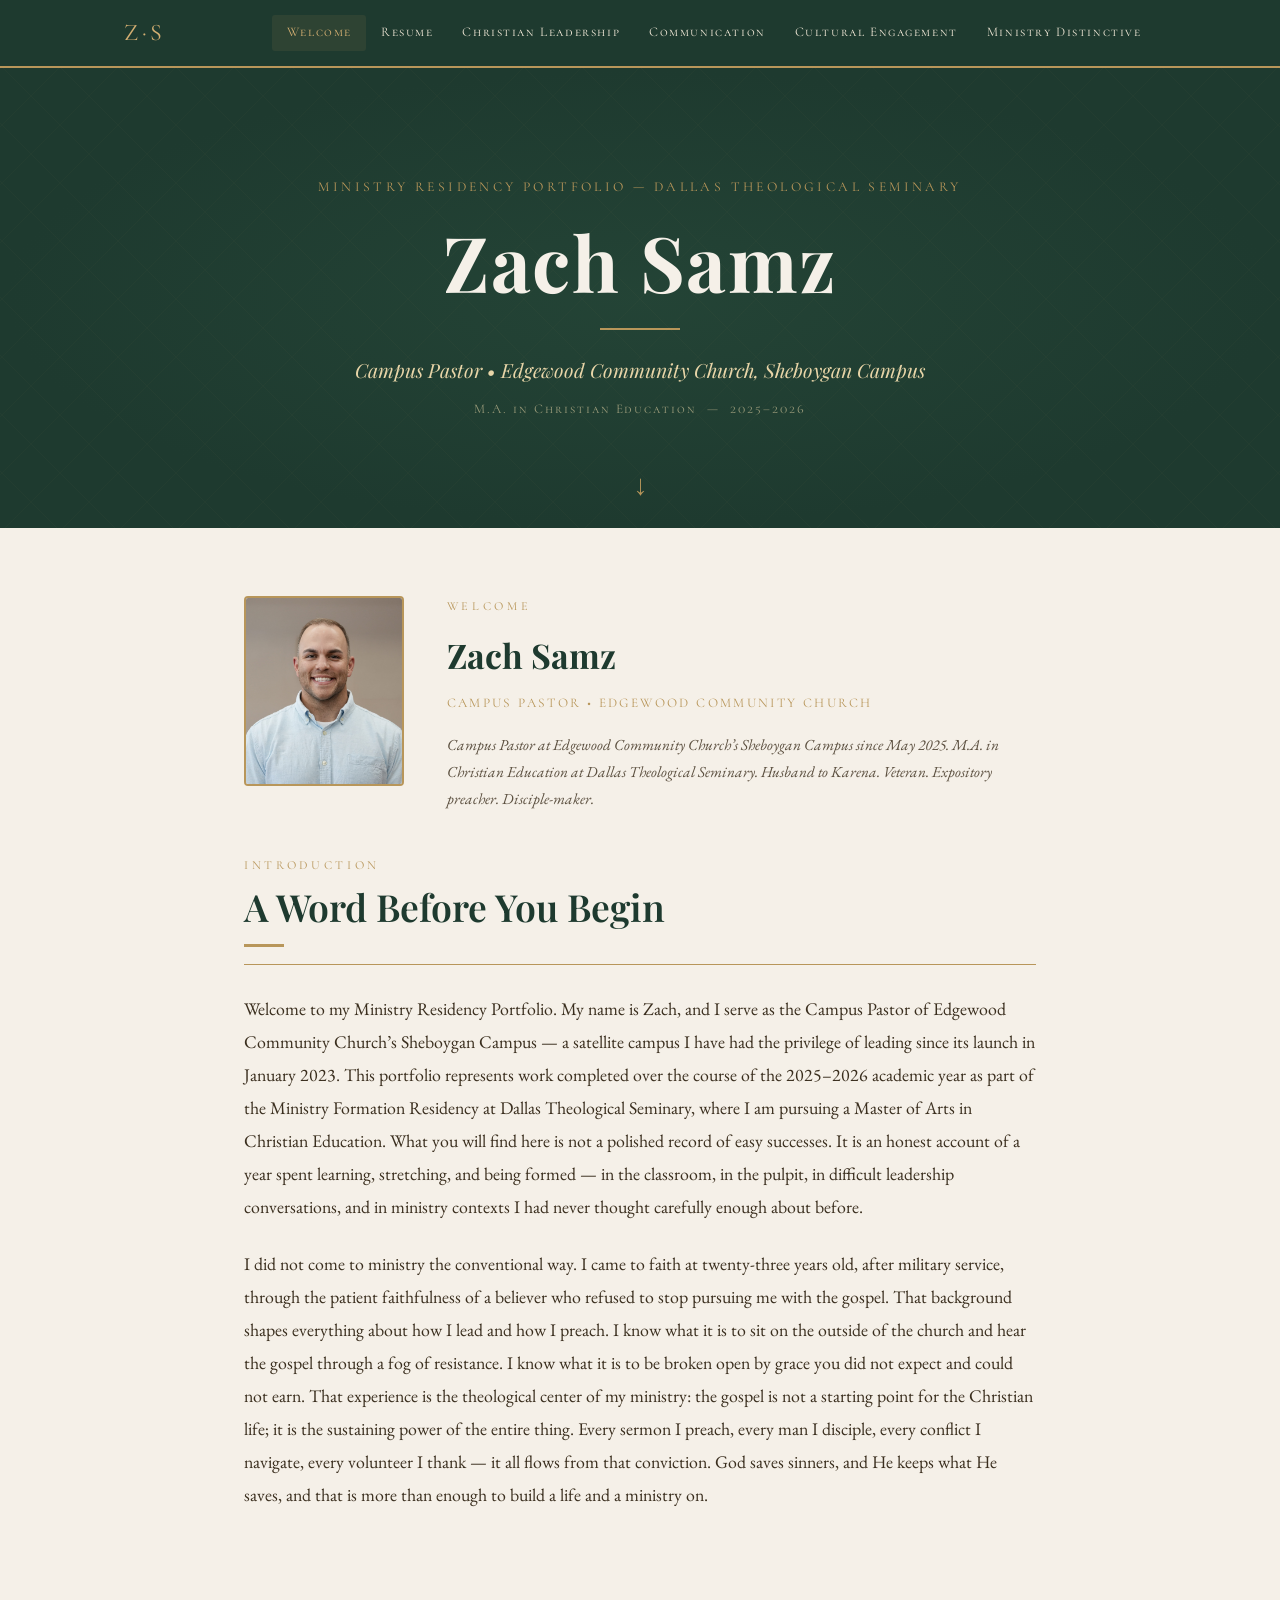
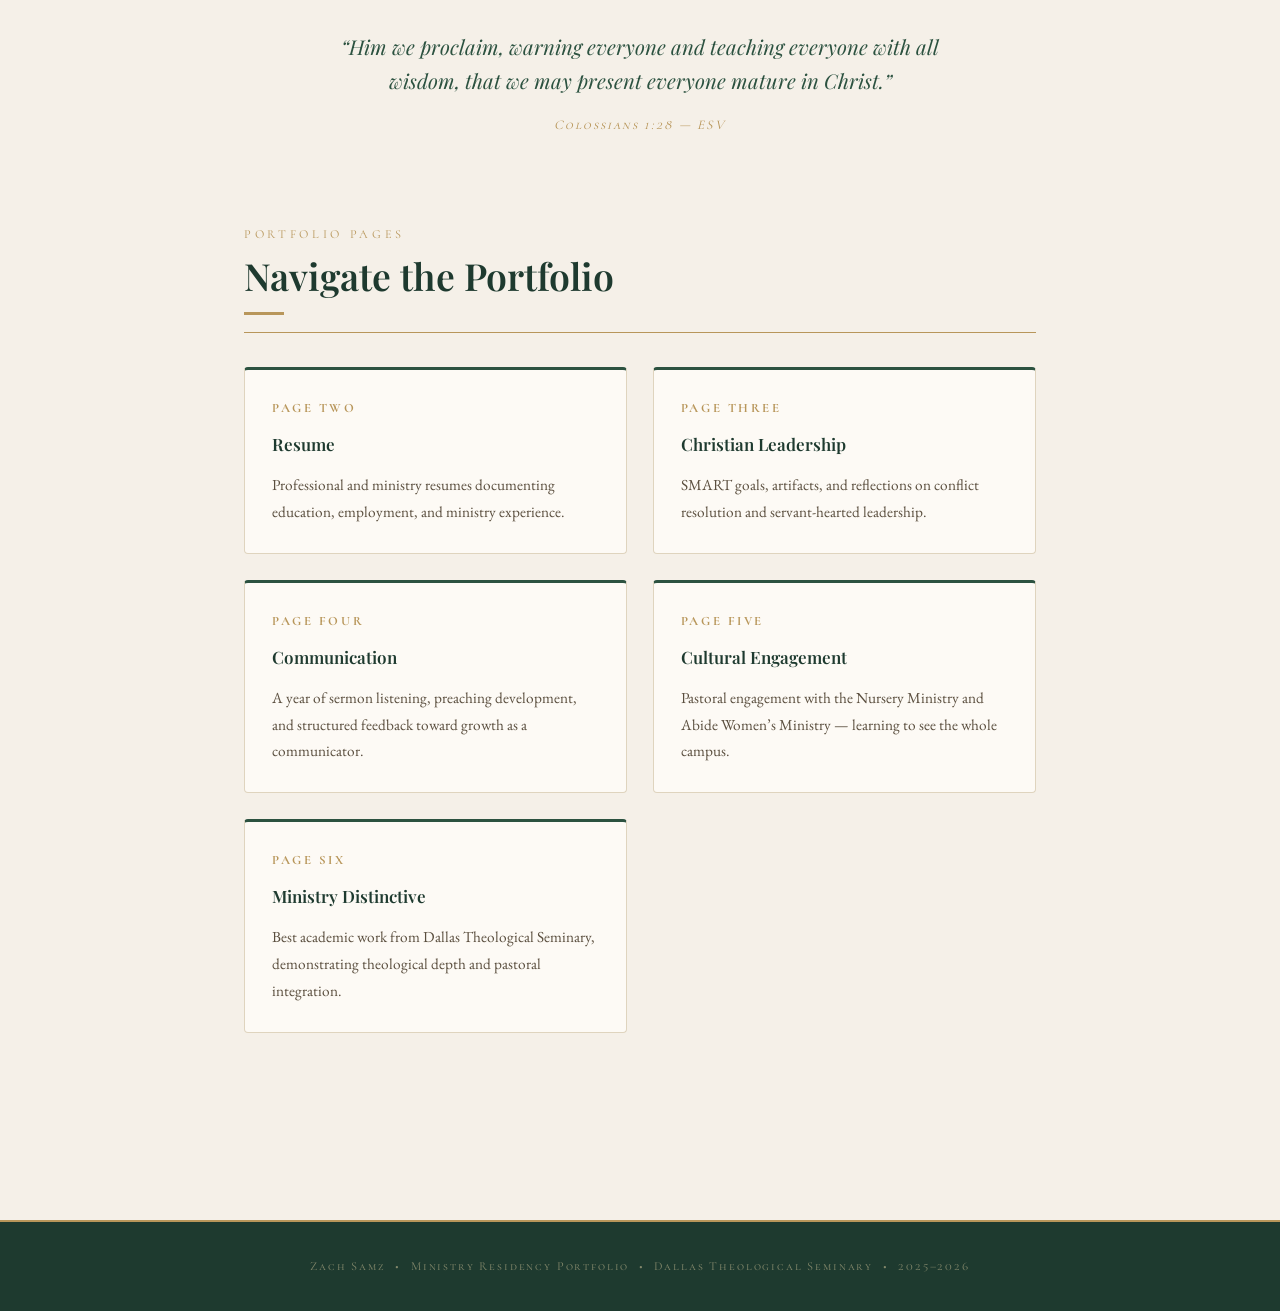
<file: index.html>
<!DOCTYPE html>
<html lang="en">
<head>
  <meta charset="UTF-8" />
  <meta name="viewport" content="width=device-width, initial-scale=1.0" />
  <title>Zach Samz | Ministry Portfolio</title>
  <link rel="preconnect" href="https://fonts.googleapis.com" />
  <link rel="preconnect" href="https://fonts.gstatic.com" crossorigin />
  <link href="https://fonts.googleapis.com/css2?family=Playfair+Display:ital,wght@0,400;0,600;0,700;1,400;1,600&family=EB+Garamond:ital,wght@0,400;0,500;1,400&family=Cormorant+SC:wght@400;600&display=swap" rel="stylesheet" />
  <link rel="stylesheet" href="style.css" />
</head>
<body>
  <nav class="site-nav">
    <div class="nav-inner">
      <a href="index.html" class="nav-brand">Z&middot;S</a>
      <button class="nav-toggle" id="navToggle" aria-label="Menu">&#9776;</button>
      <ul class="nav-links" id="navLinks">
        <li><a href="index.html">Welcome</a></li>
        <li><a href="resume.html">Resume</a></li>
        <li><a href="leadership.html">Christian Leadership</a></li>
        <li><a href="communication.html">Communication</a></li>
        <li><a href="cultural.html">Cultural Engagement</a></li>
        <li><a href="distinctive.html">Ministry Distinctive</a></li>
      </ul>
    </div>
  </nav>

  <header class="hero">
    <div class="hero-texture"></div>
    <div class="hero-inner">
      <p class="hero-eyebrow">Ministry Residency Portfolio &mdash; Dallas Theological Seminary</p>
      <h1 class="hero-name">Zach Samz</h1>
      <div class="hero-rule"></div>
      <p class="hero-title">Campus Pastor &bull; Edgewood Community Church, Sheboygan Campus</p>
      <p class="hero-sub">M.A. in Christian Education &nbsp;&mdash;&nbsp; 2025&ndash;2026</p>
    </div>
    <div class="hero-scroll">&#8595;</div>
  </header>

  <main class="page-main">

    <div class="photo-block fade-in">
      <img src="photo.jpg" alt="Zach Samz" style="width:160px; height:190px; object-fit:cover; object-position:center top; border-radius:4px; border:2px solid var(--brass); flex-shrink:0;" />
      <div>
        <div class="section-label">Welcome</div>
        <h2 style="font-family:var(--font-display); font-size:2rem; color:var(--green-deep); margin-bottom:0.4rem;">Zach Samz</h2>
        <p style="font-family:var(--font-sc); font-size:0.78rem; letter-spacing:0.18em; color:var(--brass); margin-bottom:1rem;">CAMPUS PASTOR &bull; EDGEWOOD COMMUNITY CHURCH</p>
        <p class="photo-caption">Campus Pastor at Edgewood Community Church&rsquo;s Sheboygan Campus since May 2025. M.A. in Christian Education at Dallas Theological Seminary. Husband to Karena. Veteran. Expository preacher. Disciple-maker.</p>
      </div>
    </div>

    <section class="content-section fade-in">
      <div class="section-label">Introduction</div>
      <h2 class="section-title">A Word Before You Begin</h2>
      <div class="prose">
        <p>Welcome to my Ministry Residency Portfolio. My name is Zach, and I serve as the Campus Pastor of Edgewood Community Church&rsquo;s Sheboygan Campus &mdash; a satellite campus I have had the privilege of leading since its launch in January 2023. This portfolio represents work completed over the course of the 2025&ndash;2026 academic year as part of the Ministry Formation Residency at Dallas Theological Seminary, where I am pursuing a Master of Arts in Christian Education. What you will find here is not a polished record of easy successes. It is an honest account of a year spent learning, stretching, and being formed &mdash; in the classroom, in the pulpit, in difficult leadership conversations, and in ministry contexts I had never thought carefully enough about before.</p>
        <p>I did not come to ministry the conventional way. I came to faith at twenty-three years old, after military service, through the patient faithfulness of a believer who refused to stop pursuing me with the gospel. That background shapes everything about how I lead and how I preach. I know what it is to sit on the outside of the church and hear the gospel through a fog of resistance. I know what it is to be broken open by grace you did not expect and could not earn. That experience is the theological center of my ministry: the gospel is not a starting point for the Christian life; it is the sustaining power of the entire thing. Every sermon I preach, every man I disciple, every conflict I navigate, every volunteer I thank &mdash; it all flows from that conviction. God saves sinners, and He keeps what He saves, and that is more than enough to build a life and a ministry on.</p>
      </div>
    </section>

    <div class="scripture">
      <blockquote>&ldquo;Him we proclaim, warning everyone and teaching everyone with all wisdom, that we may present everyone mature in Christ.&rdquo;</blockquote>
      <cite>Colossians 1:28 &mdash; ESV</cite>
    </div>

    <section class="content-section">
      <div class="section-label">Portfolio Pages</div>
      <h2 class="section-title">Navigate the Portfolio</h2>
      <div class="goals-grid">
        <a href="resume.html" style="text-decoration:none;"><div class="goal-card nav-card"><h4>Page Two</h4><h3>Resume</h3><p style="font-size:0.9rem;color:var(--ink-muted);">Professional and ministry resumes documenting education, employment, and ministry experience.</p></div></a>
        <a href="leadership.html" style="text-decoration:none;"><div class="goal-card nav-card"><h4>Page Three</h4><h3>Christian Leadership</h3><p style="font-size:0.9rem;color:var(--ink-muted);">SMART goals, artifacts, and reflections on conflict resolution and servant-hearted leadership.</p></div></a>
        <a href="communication.html" style="text-decoration:none;"><div class="goal-card nav-card"><h4>Page Four</h4><h3>Communication</h3><p style="font-size:0.9rem;color:var(--ink-muted);">A year of sermon listening, preaching development, and structured feedback toward growth as a communicator.</p></div></a>
        <a href="cultural.html" style="text-decoration:none;"><div class="goal-card nav-card"><h4>Page Five</h4><h3>Cultural Engagement</h3><p style="font-size:0.9rem;color:var(--ink-muted);">Pastoral engagement with the Nursery Ministry and Abide Women&rsquo;s Ministry &mdash; learning to see the whole campus.</p></div></a>
        <a href="distinctive.html" style="text-decoration:none;"><div class="goal-card nav-card"><h4>Page Six</h4><h3>Ministry Distinctive</h3><p style="font-size:0.9rem;color:var(--ink-muted);">Best academic work from Dallas Theological Seminary, demonstrating theological depth and pastoral integration.</p></div></a>
      </div>
    </section>

  </main>

  <footer class="site-footer">
    <p>Zach Samz &nbsp;&bull;&nbsp; Ministry Residency Portfolio &nbsp;&bull;&nbsp; Dallas Theological Seminary &nbsp;&bull;&nbsp; 2025&ndash;2026</p>
  </footer>
  <script src="nav.js"></script>
</body>
</html>
</file>
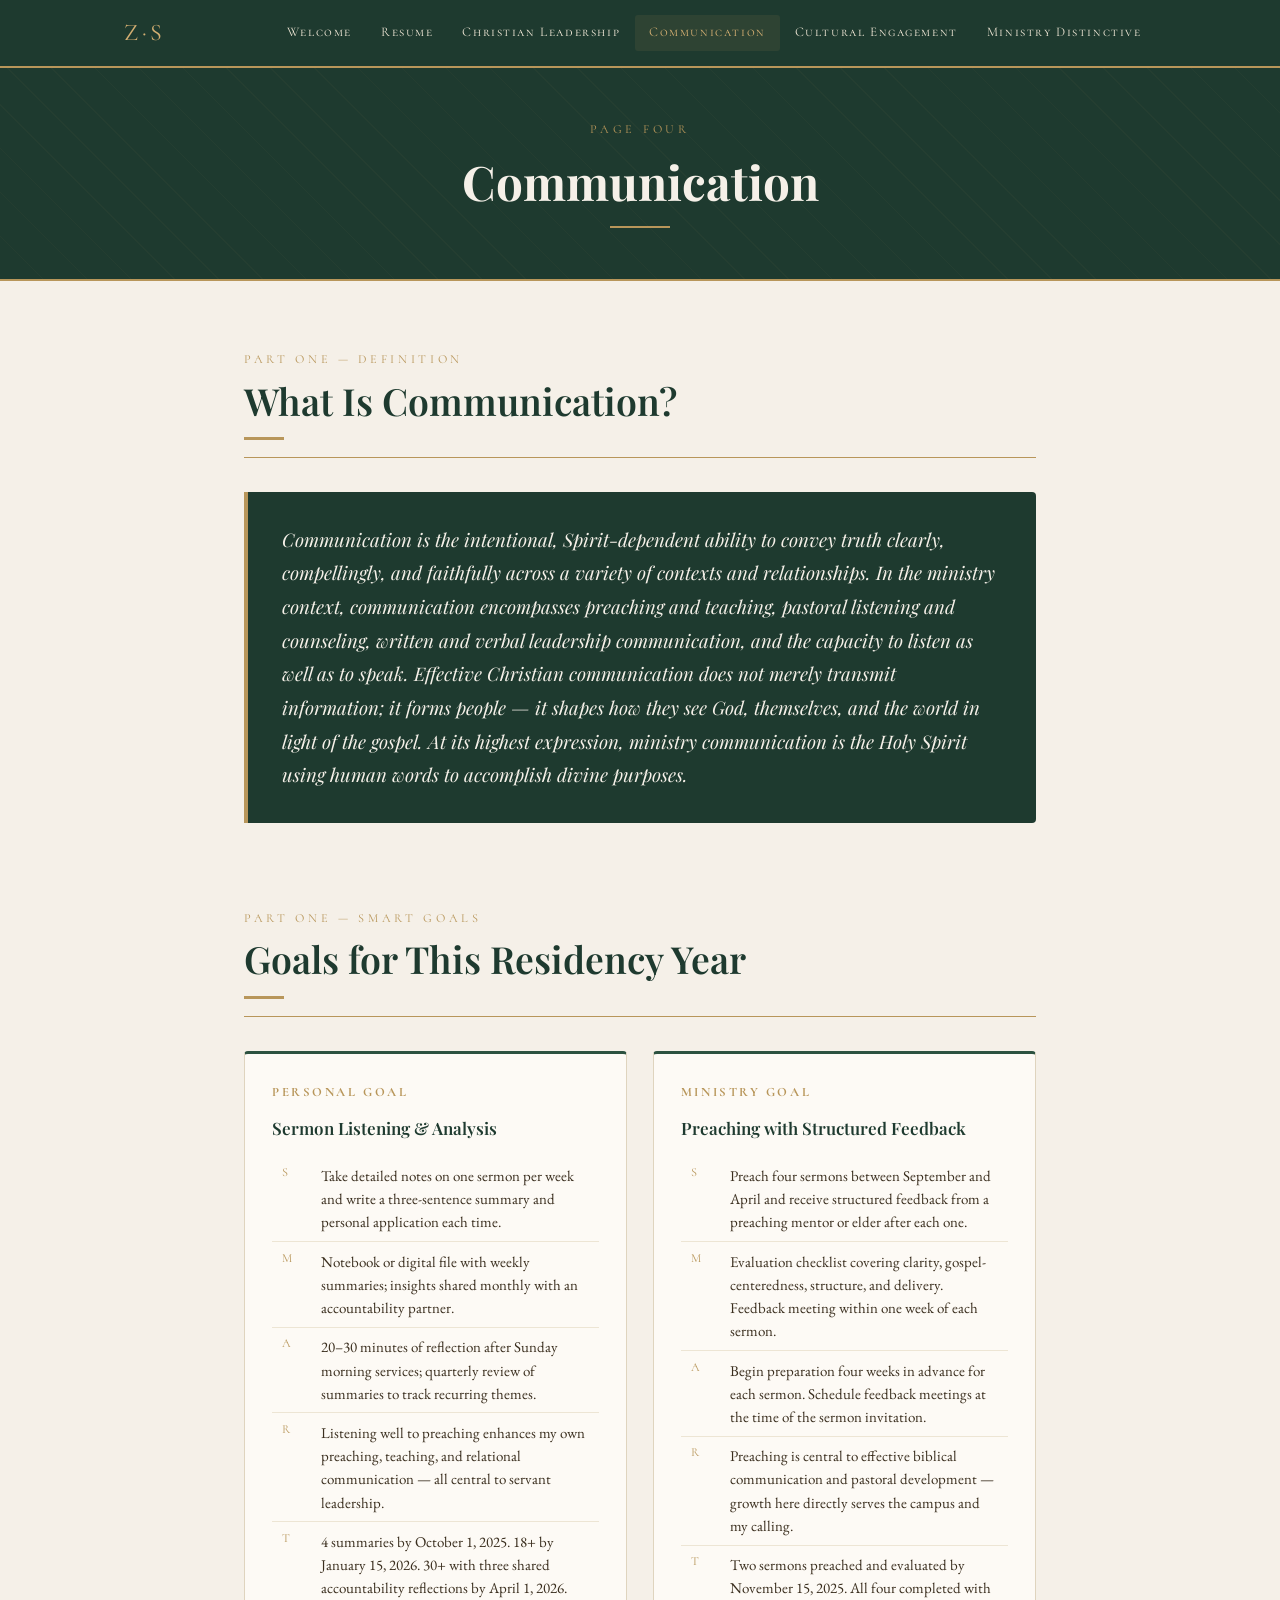
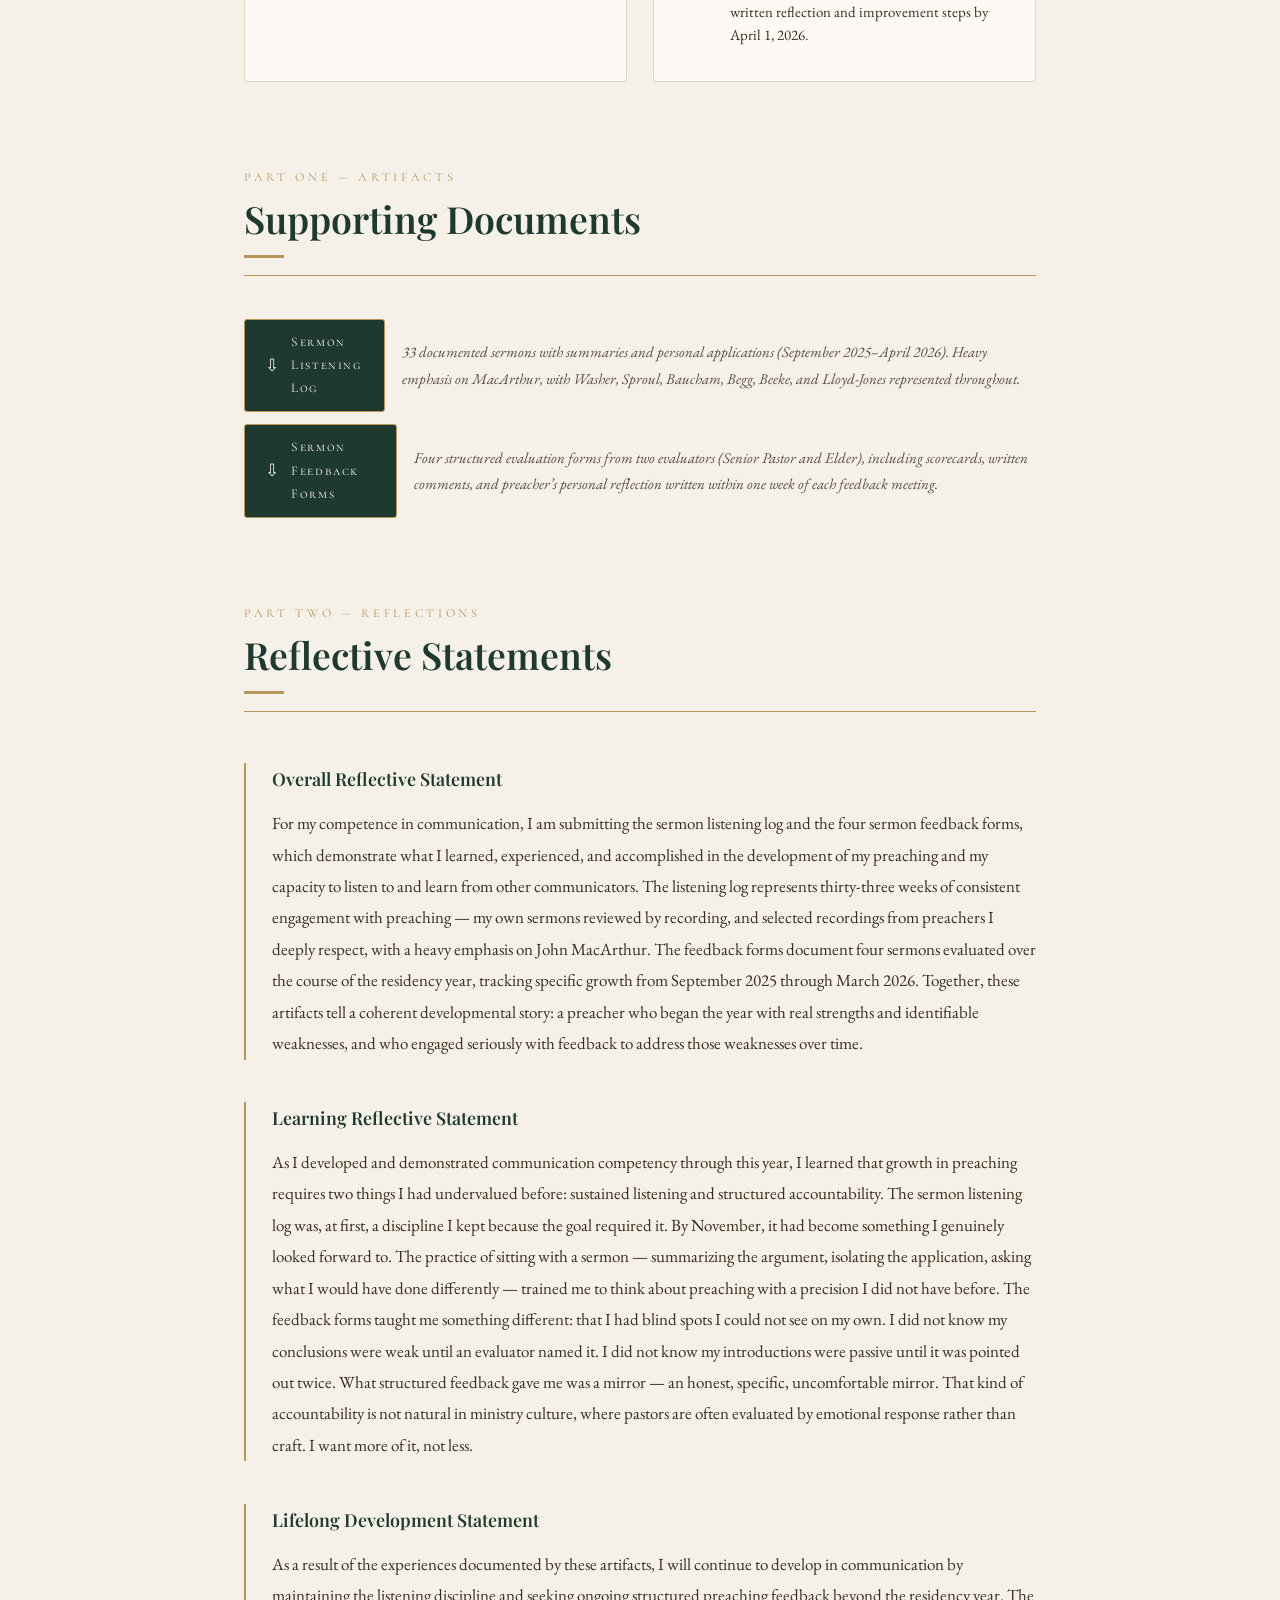
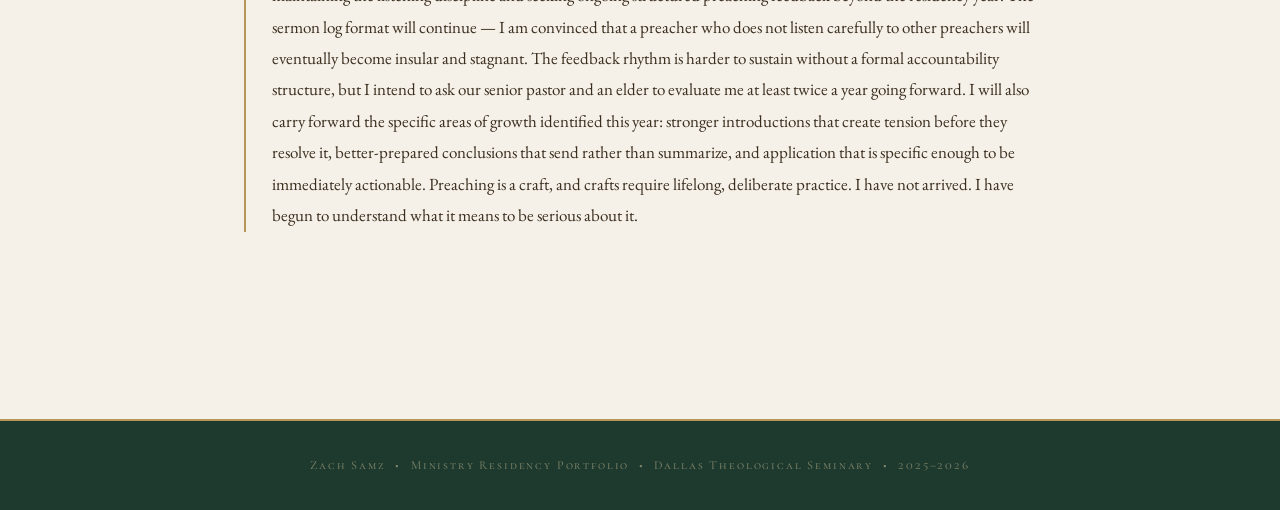
<file: communication.html>
<!DOCTYPE html>
<html lang="en">
<head>
  <meta charset="UTF-8" />
  <meta name="viewport" content="width=device-width, initial-scale=1.0" />
  <title>Communication | Zach Samz</title>
  <link rel="preconnect" href="https://fonts.googleapis.com" />
  <link rel="preconnect" href="https://fonts.gstatic.com" crossorigin />
  <link href="https://fonts.googleapis.com/css2?family=Playfair+Display:ital,wght@0,400;0,600;0,700;1,400;1,600&family=EB+Garamond:ital,wght@0,400;0,500;1,400&family=Cormorant+SC:wght@400;600&display=swap" rel="stylesheet" />
  <link rel="stylesheet" href="style.css" />
</head>
<body>
  <nav class="site-nav">
    <div class="nav-inner">
      <a href="index.html" class="nav-brand">Z&middot;S</a>
      <button class="nav-toggle" id="navToggle" aria-label="Menu">&#9776;</button>
      <ul class="nav-links" id="navLinks">
        <li><a href="index.html">Welcome</a></li>
        <li><a href="resume.html">Resume</a></li>
        <li><a href="leadership.html">Christian Leadership</a></li>
        <li><a href="communication.html">Communication</a></li>
        <li><a href="cultural.html">Cultural Engagement</a></li>
        <li><a href="distinctive.html">Ministry Distinctive</a></li>
      </ul>
    </div>
  </nav>

  <div class="page-hero">
    <div class="page-hero-inner">
      <p class="page-hero-eyebrow">Page Four</p>
      <h1 class="page-hero-title">Communication</h1>
      <div class="page-hero-rule"></div>
    </div>
  </div>

  <main class="page-main">

    <section class="content-section fade-in">
      <div class="section-label">Part One &mdash; Definition</div>
      <h2 class="section-title">What Is Communication?</h2>
      <div class="definition-box">
        <p>Communication is the intentional, Spirit-dependent ability to convey truth clearly, compellingly, and faithfully across a variety of contexts and relationships. In the ministry context, communication encompasses preaching and teaching, pastoral listening and counseling, written and verbal leadership communication, and the capacity to listen as well as to speak. Effective Christian communication does not merely transmit information; it forms people &mdash; it shapes how they see God, themselves, and the world in light of the gospel. At its highest expression, ministry communication is the Holy Spirit using human words to accomplish divine purposes.</p>
      </div>
    </section>

    <section class="content-section">
      <div class="section-label">Part One &mdash; SMART Goals</div>
      <h2 class="section-title">Goals for This Residency Year</h2>
      <div class="goals-grid">

        <div class="goal-card">
          <h4>Personal Goal</h4>
          <h3>Sermon Listening &amp; Analysis</h3>
          <table class="goal-rows">
            <tr><td>S</td><td>Take detailed notes on one sermon per week and write a three-sentence summary and personal application each time.</td></tr>
            <tr><td>M</td><td>Notebook or digital file with weekly summaries; insights shared monthly with an accountability partner.</td></tr>
            <tr><td>A</td><td>20&ndash;30 minutes of reflection after Sunday morning services; quarterly review of summaries to track recurring themes.</td></tr>
            <tr><td>R</td><td>Listening well to preaching enhances my own preaching, teaching, and relational communication &mdash; all central to servant leadership.</td></tr>
            <tr><td>T</td><td>4 summaries by October 1, 2025. 18+ by January 15, 2026. 30+ with three shared accountability reflections by April 1, 2026.</td></tr>
          </table>
        </div>

        <div class="goal-card">
          <h4>Ministry Goal</h4>
          <h3>Preaching with Structured Feedback</h3>
          <table class="goal-rows">
            <tr><td>S</td><td>Preach four sermons between September and April and receive structured feedback from a preaching mentor or elder after each one.</td></tr>
            <tr><td>M</td><td>Evaluation checklist covering clarity, gospel-centeredness, structure, and delivery. Feedback meeting within one week of each sermon.</td></tr>
            <tr><td>A</td><td>Begin preparation four weeks in advance for each sermon. Schedule feedback meetings at the time of the sermon invitation.</td></tr>
            <tr><td>R</td><td>Preaching is central to effective biblical communication and pastoral development &mdash; growth here directly serves the campus and my calling.</td></tr>
            <tr><td>T</td><td>Two sermons preached and evaluated by November 15, 2025. All four completed with written reflection and improvement steps by April 1, 2026.</td></tr>
          </table>
        </div>

      </div>
    </section>

    <section class="content-section">
      <div class="section-label">Part One &mdash; Artifacts</div>
      <h2 class="section-title">Supporting Documents</h2>
      <div class="artifacts">
        <ul class="artifact-list">
          <li>
            <a href="docs/Sermon_Listening_Log.docx" download><span class="icon">&#8681;</span> Sermon Listening Log</a>
            <span class="artifact-desc">33 documented sermons with summaries and personal applications (September 2025&ndash;April 2026). Heavy emphasis on MacArthur, with Washer, Sproul, Baucham, Begg, Beeke, and Lloyd-Jones represented throughout.</span>
          </li>
          <li>
            <a href="docs/Sermon_Feedback.docx" download><span class="icon">&#8681;</span> Sermon Feedback Forms</a>
            <span class="artifact-desc">Four structured evaluation forms from two evaluators (Senior Pastor and Elder), including scorecards, written comments, and preacher&rsquo;s personal reflection written within one week of each feedback meeting.</span>
          </li>
        </ul>
      </div>
    </section>

    <section class="content-section">
      <div class="section-label">Part Two &mdash; Reflections</div>
      <h2 class="section-title">Reflective Statements</h2>
      <div class="reflections">

        <div class="reflection-block">
          <h3>Overall Reflective Statement</h3>
          <p>For my competence in communication, I am submitting the sermon listening log and the four sermon feedback forms, which demonstrate what I learned, experienced, and accomplished in the development of my preaching and my capacity to listen to and learn from other communicators. The listening log represents thirty-three weeks of consistent engagement with preaching &mdash; my own sermons reviewed by recording, and selected recordings from preachers I deeply respect, with a heavy emphasis on John MacArthur. The feedback forms document four sermons evaluated over the course of the residency year, tracking specific growth from September 2025 through March 2026. Together, these artifacts tell a coherent developmental story: a preacher who began the year with real strengths and identifiable weaknesses, and who engaged seriously with feedback to address those weaknesses over time.</p>
        </div>

        <div class="reflection-block">
          <h3>Learning Reflective Statement</h3>
          <p>As I developed and demonstrated communication competency through this year, I learned that growth in preaching requires two things I had undervalued before: sustained listening and structured accountability. The sermon listening log was, at first, a discipline I kept because the goal required it. By November, it had become something I genuinely looked forward to. The practice of sitting with a sermon &mdash; summarizing the argument, isolating the application, asking what I would have done differently &mdash; trained me to think about preaching with a precision I did not have before. The feedback forms taught me something different: that I had blind spots I could not see on my own. I did not know my conclusions were weak until an evaluator named it. I did not know my introductions were passive until it was pointed out twice. What structured feedback gave me was a mirror &mdash; an honest, specific, uncomfortable mirror. That kind of accountability is not natural in ministry culture, where pastors are often evaluated by emotional response rather than craft. I want more of it, not less.</p>
        </div>

        <div class="reflection-block">
          <h3>Lifelong Development Statement</h3>
          <p>As a result of the experiences documented by these artifacts, I will continue to develop in communication by maintaining the listening discipline and seeking ongoing structured preaching feedback beyond the residency year. The sermon log format will continue &mdash; I am convinced that a preacher who does not listen carefully to other preachers will eventually become insular and stagnant. The feedback rhythm is harder to sustain without a formal accountability structure, but I intend to ask our senior pastor and an elder to evaluate me at least twice a year going forward. I will also carry forward the specific areas of growth identified this year: stronger introductions that create tension before they resolve it, better-prepared conclusions that send rather than summarize, and application that is specific enough to be immediately actionable. Preaching is a craft, and crafts require lifelong, deliberate practice. I have not arrived. I have begun to understand what it means to be serious about it.</p>
        </div>

      </div>
    </section>

  </main>

  <footer class="site-footer">
    <p>Zach Samz &nbsp;&bull;&nbsp; Ministry Residency Portfolio &nbsp;&bull;&nbsp; Dallas Theological Seminary &nbsp;&bull;&nbsp; 2025&ndash;2026</p>
  </footer>
  <script src="nav.js"></script>
</body>
</html>
</file>
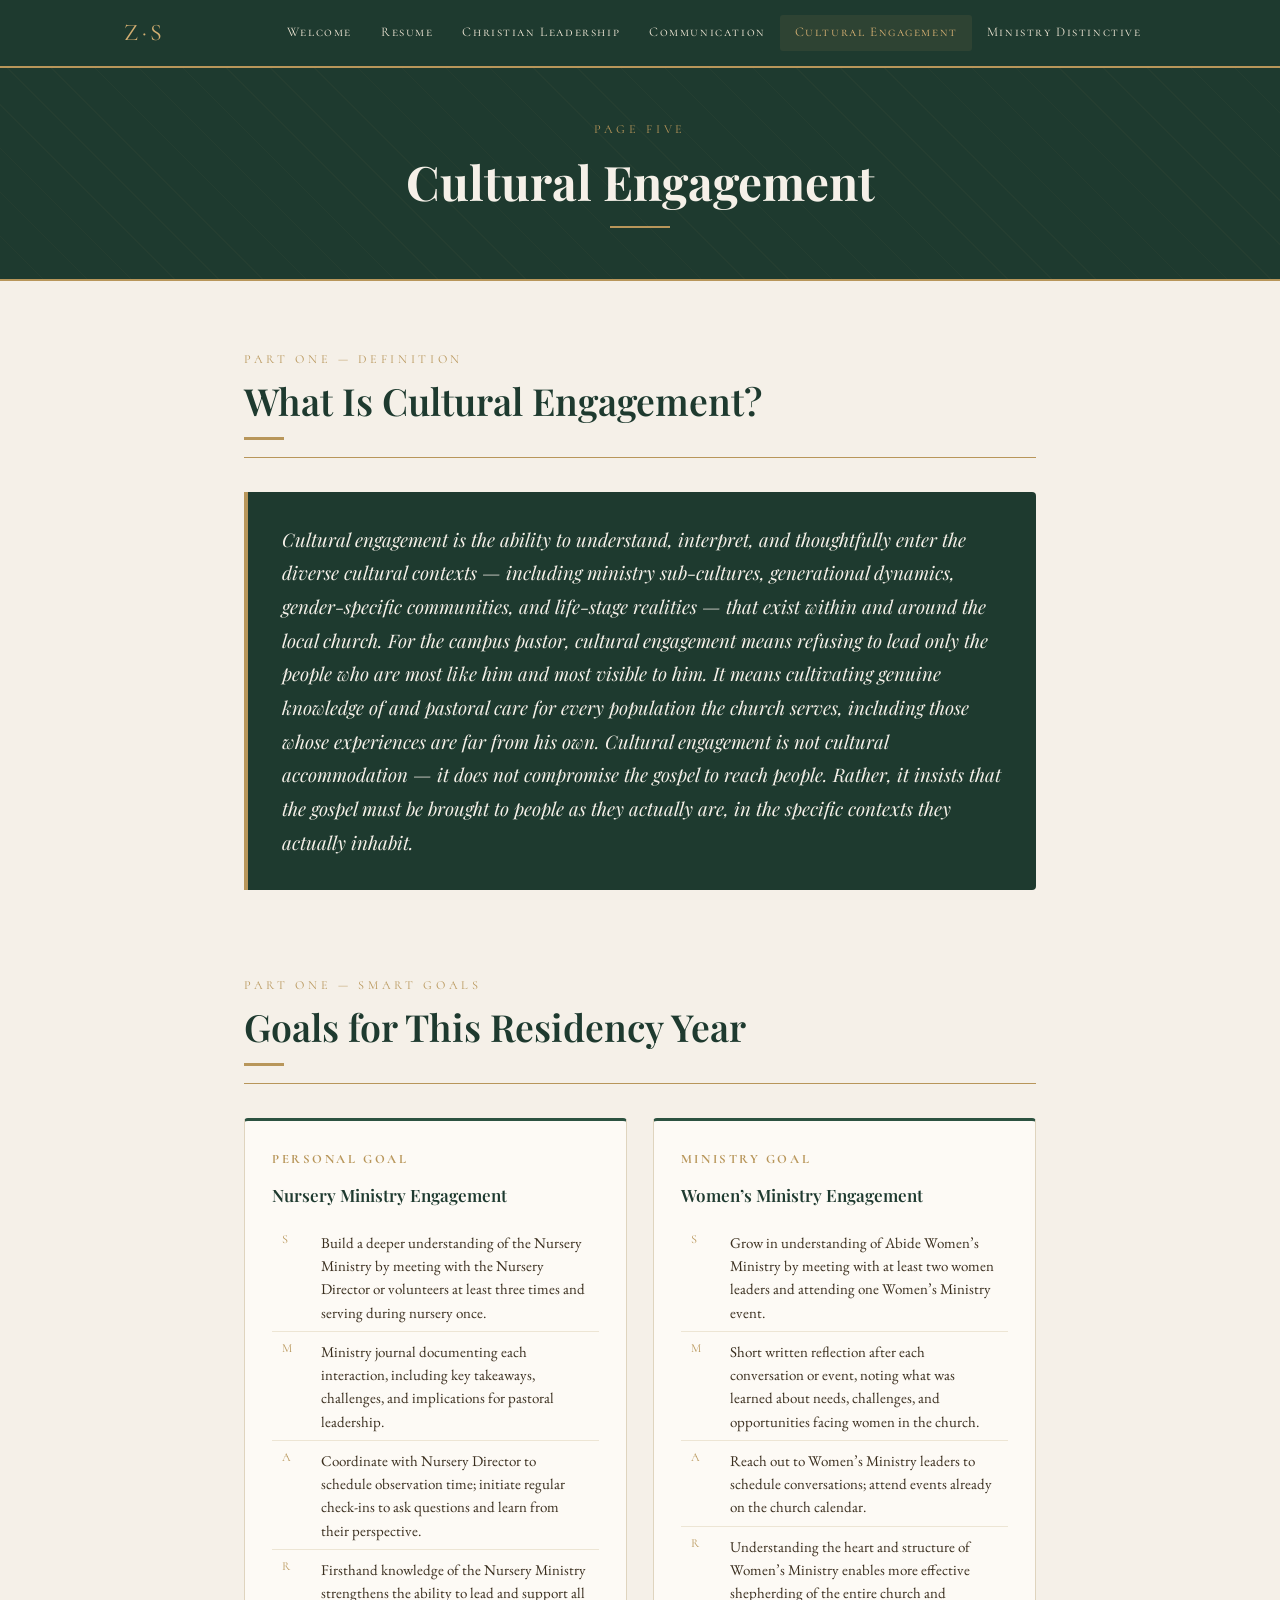
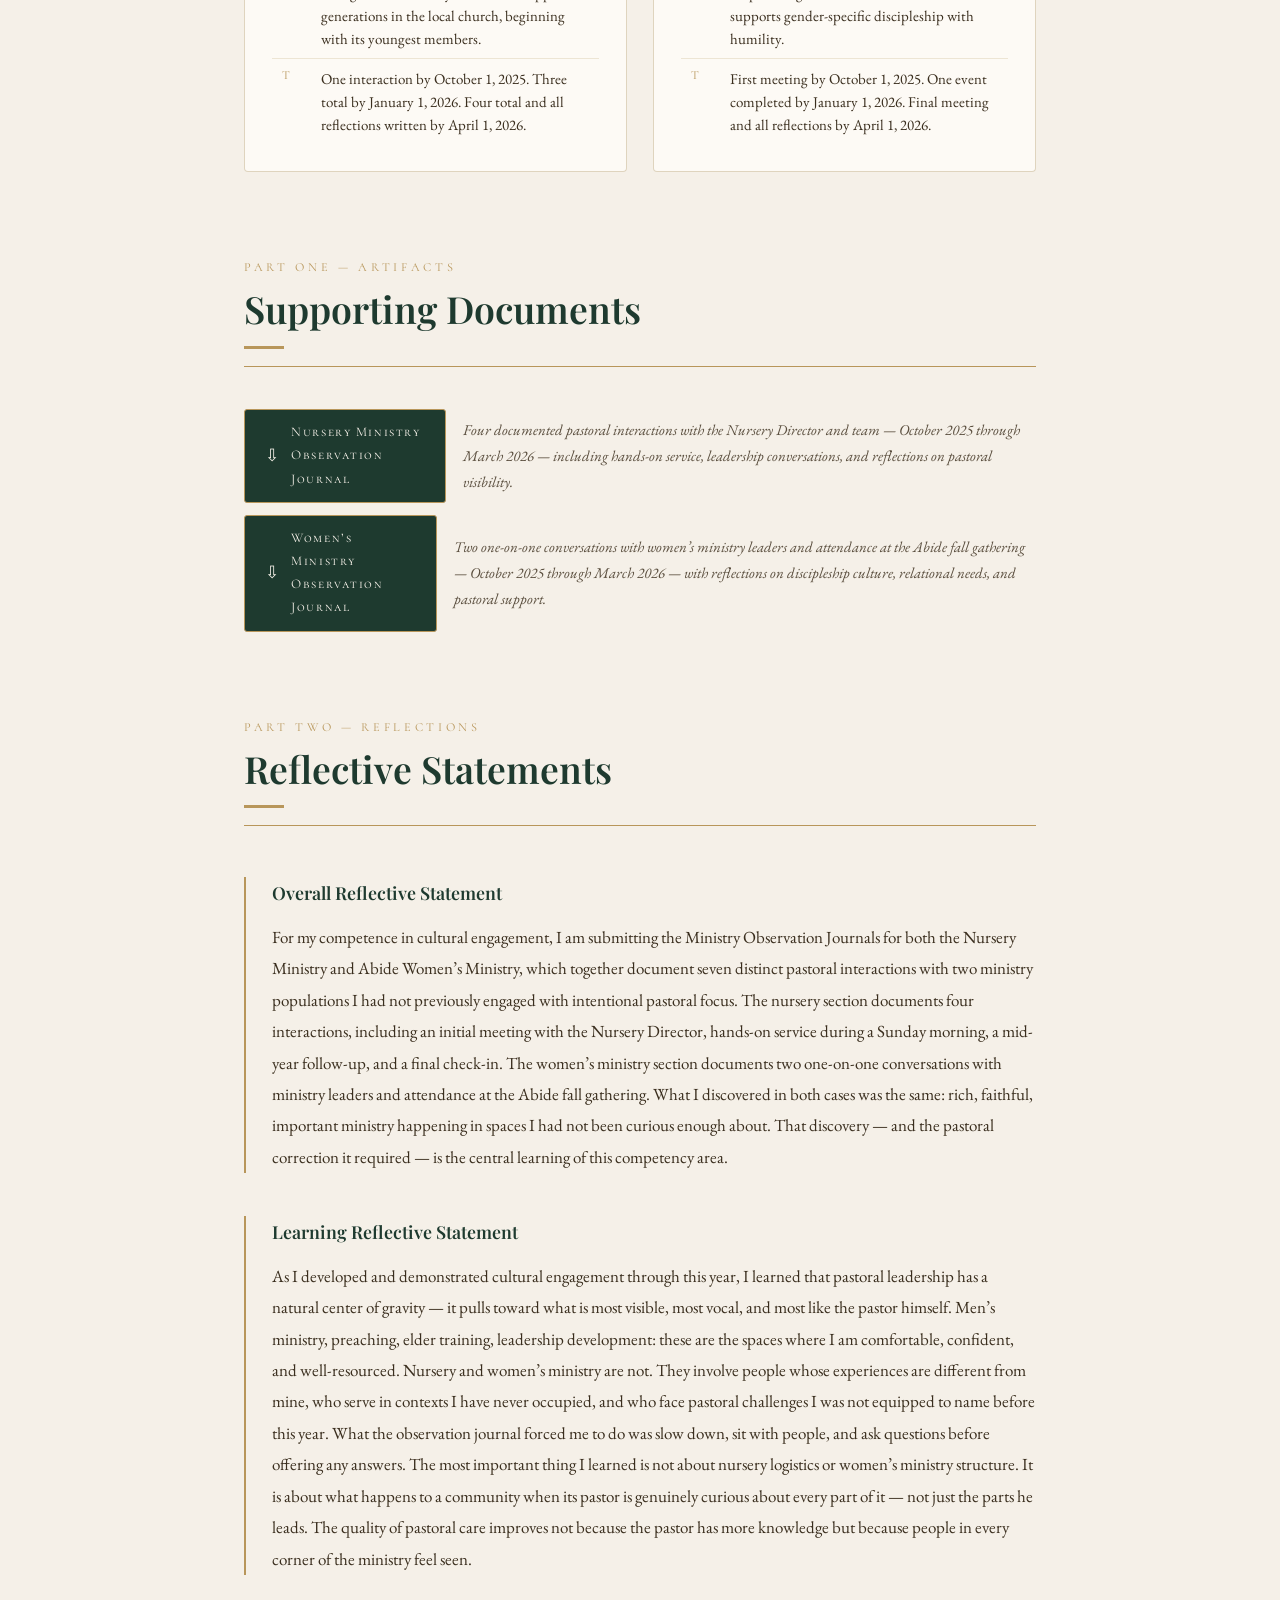
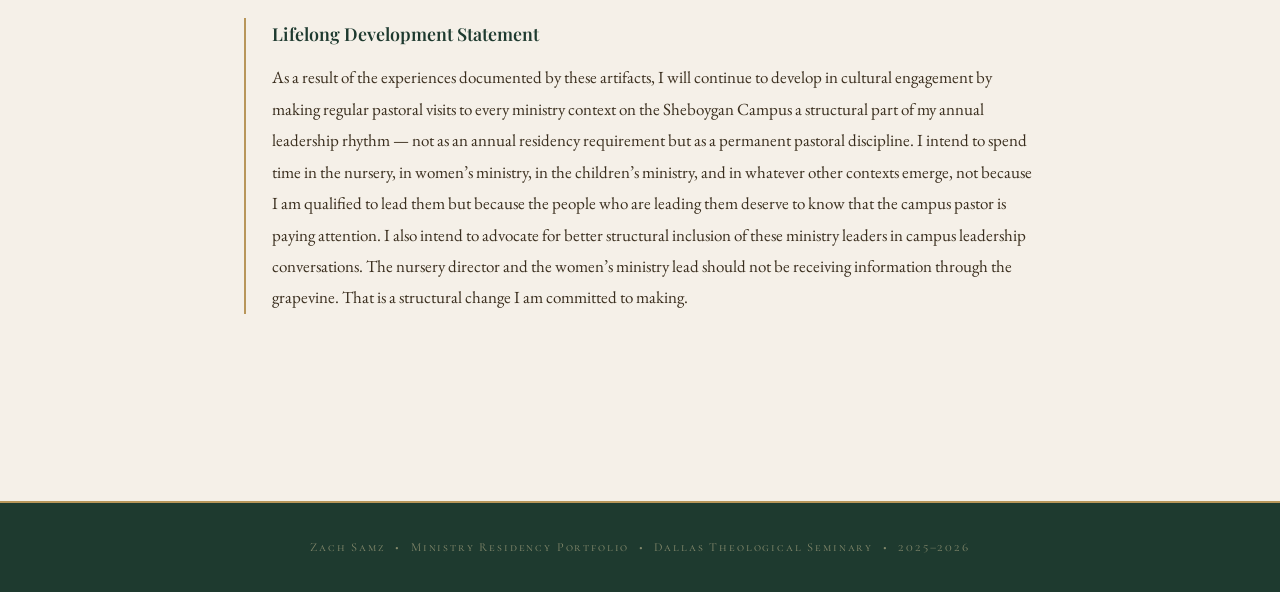
<file: cultural.html>
<!DOCTYPE html>
<html lang="en">
<head>
  <meta charset="UTF-8" />
  <meta name="viewport" content="width=device-width, initial-scale=1.0" />
  <title>Cultural Engagement | Zach Samz</title>
  <link rel="preconnect" href="https://fonts.googleapis.com" />
  <link rel="preconnect" href="https://fonts.gstatic.com" crossorigin />
  <link href="https://fonts.googleapis.com/css2?family=Playfair+Display:ital,wght@0,400;0,600;0,700;1,400;1,600&family=EB+Garamond:ital,wght@0,400;0,500;1,400&family=Cormorant+SC:wght@400;600&display=swap" rel="stylesheet" />
  <link rel="stylesheet" href="style.css" />
</head>
<body>
  <nav class="site-nav">
    <div class="nav-inner">
      <a href="index.html" class="nav-brand">Z&middot;S</a>
      <button class="nav-toggle" id="navToggle" aria-label="Menu">&#9776;</button>
      <ul class="nav-links" id="navLinks">
        <li><a href="index.html">Welcome</a></li>
        <li><a href="resume.html">Resume</a></li>
        <li><a href="leadership.html">Christian Leadership</a></li>
        <li><a href="communication.html">Communication</a></li>
        <li><a href="cultural.html">Cultural Engagement</a></li>
        <li><a href="distinctive.html">Ministry Distinctive</a></li>
      </ul>
    </div>
  </nav>

  <div class="page-hero">
    <div class="page-hero-inner">
      <p class="page-hero-eyebrow">Page Five</p>
      <h1 class="page-hero-title">Cultural Engagement</h1>
      <div class="page-hero-rule"></div>
    </div>
  </div>

  <main class="page-main">

    <section class="content-section fade-in">
      <div class="section-label">Part One &mdash; Definition</div>
      <h2 class="section-title">What Is Cultural Engagement?</h2>
      <div class="definition-box">
        <p>Cultural engagement is the ability to understand, interpret, and thoughtfully enter the diverse cultural contexts &mdash; including ministry sub-cultures, generational dynamics, gender-specific communities, and life-stage realities &mdash; that exist within and around the local church. For the campus pastor, cultural engagement means refusing to lead only the people who are most like him and most visible to him. It means cultivating genuine knowledge of and pastoral care for every population the church serves, including those whose experiences are far from his own. Cultural engagement is not cultural accommodation &mdash; it does not compromise the gospel to reach people. Rather, it insists that the gospel must be brought to people as they actually are, in the specific contexts they actually inhabit.</p>
      </div>
    </section>

    <section class="content-section">
      <div class="section-label">Part One &mdash; SMART Goals</div>
      <h2 class="section-title">Goals for This Residency Year</h2>
      <div class="goals-grid">

        <div class="goal-card">
          <h4>Personal Goal</h4>
          <h3>Nursery Ministry Engagement</h3>
          <table class="goal-rows">
            <tr><td>S</td><td>Build a deeper understanding of the Nursery Ministry by meeting with the Nursery Director or volunteers at least three times and serving during nursery once.</td></tr>
            <tr><td>M</td><td>Ministry journal documenting each interaction, including key takeaways, challenges, and implications for pastoral leadership.</td></tr>
            <tr><td>A</td><td>Coordinate with Nursery Director to schedule observation time; initiate regular check-ins to ask questions and learn from their perspective.</td></tr>
            <tr><td>R</td><td>Firsthand knowledge of the Nursery Ministry strengthens the ability to lead and support all generations in the local church, beginning with its youngest members.</td></tr>
            <tr><td>T</td><td>One interaction by October 1, 2025. Three total by January 1, 2026. Four total and all reflections written by April 1, 2026.</td></tr>
          </table>
        </div>

        <div class="goal-card">
          <h4>Ministry Goal</h4>
          <h3>Women&rsquo;s Ministry Engagement</h3>
          <table class="goal-rows">
            <tr><td>S</td><td>Grow in understanding of Abide Women&rsquo;s Ministry by meeting with at least two women leaders and attending one Women&rsquo;s Ministry event.</td></tr>
            <tr><td>M</td><td>Short written reflection after each conversation or event, noting what was learned about needs, challenges, and opportunities facing women in the church.</td></tr>
            <tr><td>A</td><td>Reach out to Women&rsquo;s Ministry leaders to schedule conversations; attend events already on the church calendar.</td></tr>
            <tr><td>R</td><td>Understanding the heart and structure of Women&rsquo;s Ministry enables more effective shepherding of the entire church and supports gender-specific discipleship with humility.</td></tr>
            <tr><td>T</td><td>First meeting by October 1, 2025. One event completed by January 1, 2026. Final meeting and all reflections by April 1, 2026.</td></tr>
          </table>
        </div>

      </div>
    </section>

    <section class="content-section">
      <div class="section-label">Part One &mdash; Artifacts</div>
      <h2 class="section-title">Supporting Documents</h2>
      <div class="artifacts">
        <ul class="artifact-list">
          <li>
            <a href="docs/Cultural_Engagement_Nursery.docx" download><span class="icon">&#8681;</span> Nursery Ministry Observation Journal</a>
            <span class="artifact-desc">Four documented pastoral interactions with the Nursery Director and team &mdash; October 2025 through March 2026 &mdash; including hands-on service, leadership conversations, and reflections on pastoral visibility.</span>
          </li>
          <li>
            <a href="docs/Cultural_Engagement_Womens.docx" download><span class="icon">&#8681;</span> Women&rsquo;s Ministry Observation Journal</a>
            <span class="artifact-desc">Two one-on-one conversations with women&rsquo;s ministry leaders and attendance at the Abide fall gathering &mdash; October 2025 through March 2026 &mdash; with reflections on discipleship culture, relational needs, and pastoral support.</span>
          </li>
        </ul>
      </div>
    </section>

    <section class="content-section">
      <div class="section-label">Part Two &mdash; Reflections</div>
      <h2 class="section-title">Reflective Statements</h2>
      <div class="reflections">

        <div class="reflection-block">
          <h3>Overall Reflective Statement</h3>
          <p>For my competence in cultural engagement, I am submitting the Ministry Observation Journals for both the Nursery Ministry and Abide Women&rsquo;s Ministry, which together document seven distinct pastoral interactions with two ministry populations I had not previously engaged with intentional pastoral focus. The nursery section documents four interactions, including an initial meeting with the Nursery Director, hands-on service during a Sunday morning, a mid-year follow-up, and a final check-in. The women&rsquo;s ministry section documents two one-on-one conversations with ministry leaders and attendance at the Abide fall gathering. What I discovered in both cases was the same: rich, faithful, important ministry happening in spaces I had not been curious enough about. That discovery &mdash; and the pastoral correction it required &mdash; is the central learning of this competency area.</p>
        </div>

        <div class="reflection-block">
          <h3>Learning Reflective Statement</h3>
          <p>As I developed and demonstrated cultural engagement through this year, I learned that pastoral leadership has a natural center of gravity &mdash; it pulls toward what is most visible, most vocal, and most like the pastor himself. Men&rsquo;s ministry, preaching, elder training, leadership development: these are the spaces where I am comfortable, confident, and well-resourced. Nursery and women&rsquo;s ministry are not. They involve people whose experiences are different from mine, who serve in contexts I have never occupied, and who face pastoral challenges I was not equipped to name before this year. What the observation journal forced me to do was slow down, sit with people, and ask questions before offering any answers. The most important thing I learned is not about nursery logistics or women&rsquo;s ministry structure. It is about what happens to a community when its pastor is genuinely curious about every part of it &mdash; not just the parts he leads. The quality of pastoral care improves not because the pastor has more knowledge but because people in every corner of the ministry feel seen.</p>
        </div>

        <div class="reflection-block">
          <h3>Lifelong Development Statement</h3>
          <p>As a result of the experiences documented by these artifacts, I will continue to develop in cultural engagement by making regular pastoral visits to every ministry context on the Sheboygan Campus a structural part of my annual leadership rhythm &mdash; not as an annual residency requirement but as a permanent pastoral discipline. I intend to spend time in the nursery, in women&rsquo;s ministry, in the children&rsquo;s ministry, and in whatever other contexts emerge, not because I am qualified to lead them but because the people who are leading them deserve to know that the campus pastor is paying attention. I also intend to advocate for better structural inclusion of these ministry leaders in campus leadership conversations. The nursery director and the women&rsquo;s ministry lead should not be receiving information through the grapevine. That is a structural change I am committed to making.</p>
        </div>

      </div>
    </section>

  </main>

  <footer class="site-footer">
    <p>Zach Samz &nbsp;&bull;&nbsp; Ministry Residency Portfolio &nbsp;&bull;&nbsp; Dallas Theological Seminary &nbsp;&bull;&nbsp; 2025&ndash;2026</p>
  </footer>
  <script src="nav.js"></script>
</body>
</html>
</file>
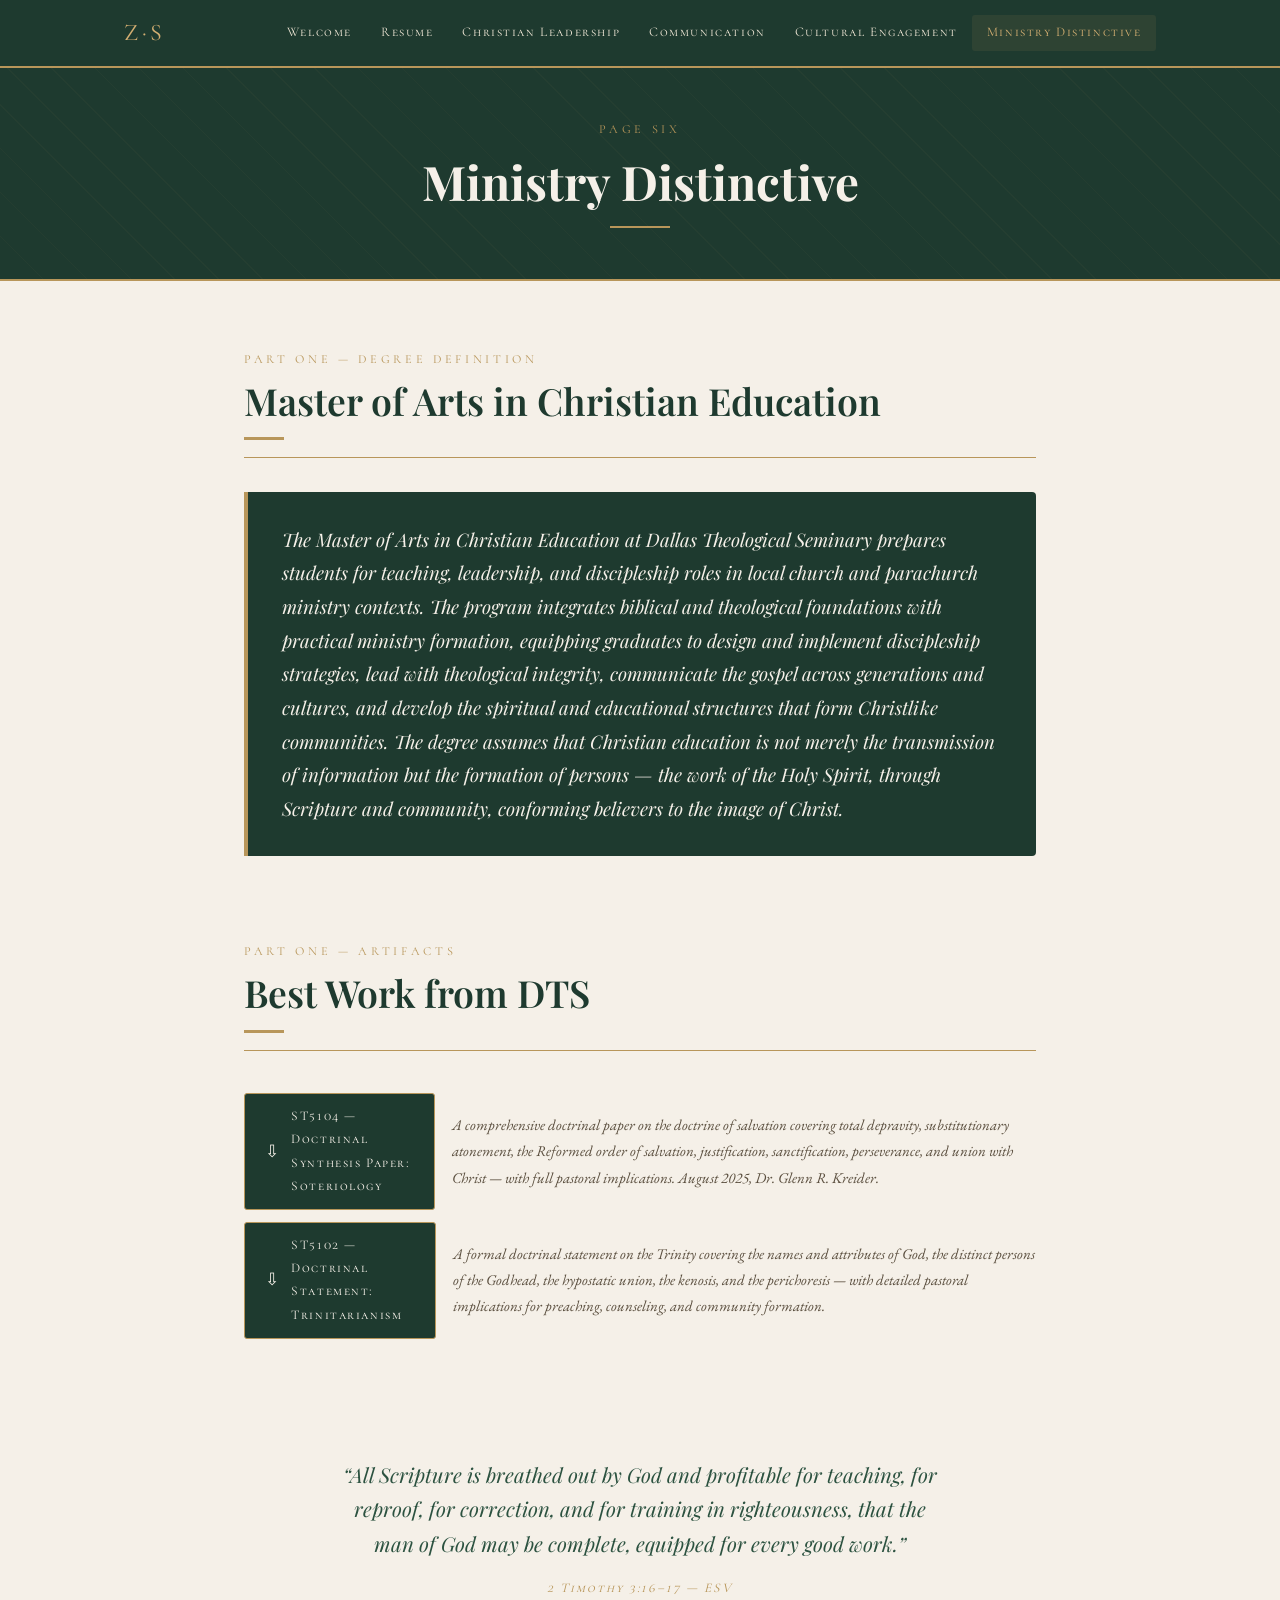
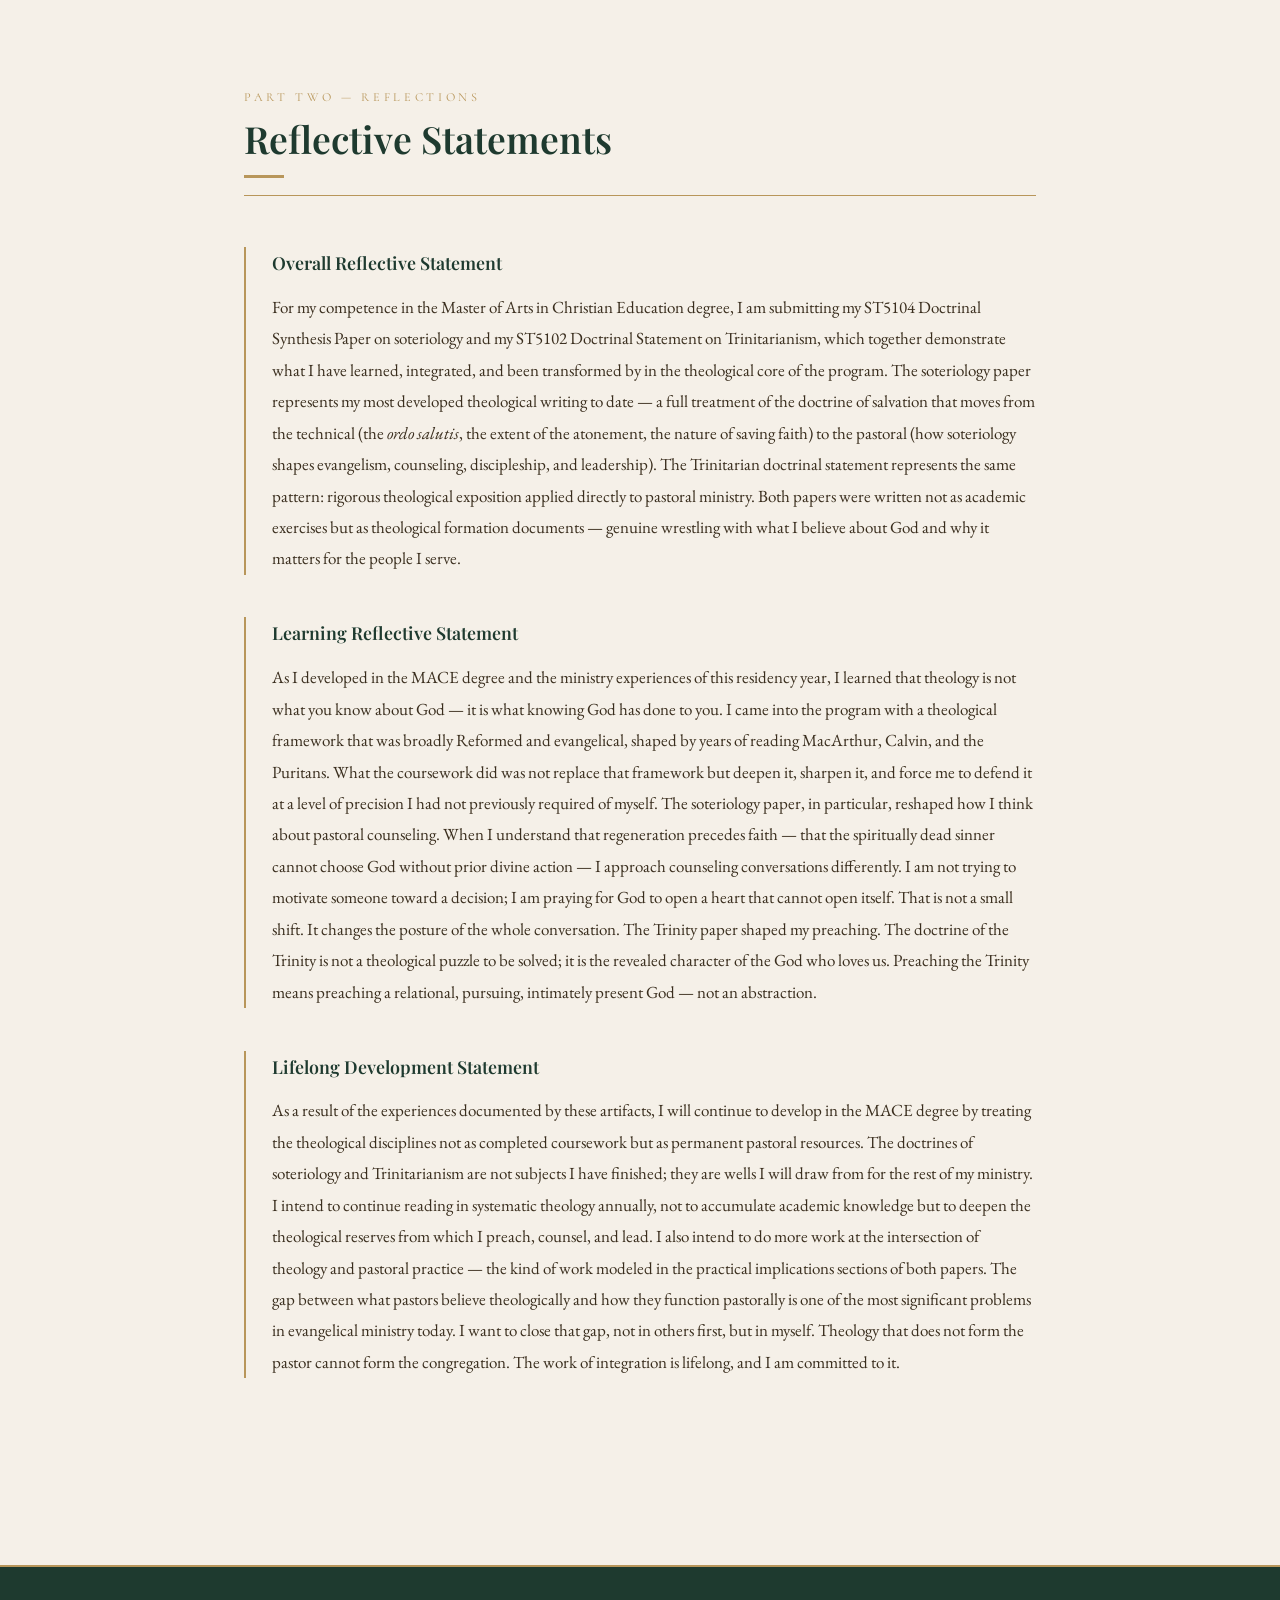
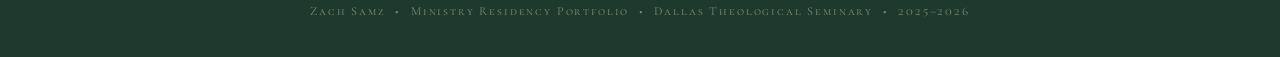
<file: distinctive.html>
<!DOCTYPE html>
<html lang="en">
<head>
  <meta charset="UTF-8" />
  <meta name="viewport" content="width=device-width, initial-scale=1.0" />
  <title>Ministry Distinctive | Zach Samz</title>
  <link rel="preconnect" href="https://fonts.googleapis.com" />
  <link rel="preconnect" href="https://fonts.gstatic.com" crossorigin />
  <link href="https://fonts.googleapis.com/css2?family=Playfair+Display:ital,wght@0,400;0,600;0,700;1,400;1,600&family=EB+Garamond:ital,wght@0,400;0,500;1,400&family=Cormorant+SC:wght@400;600&display=swap" rel="stylesheet" />
  <link rel="stylesheet" href="style.css" />
</head>
<body>
  <nav class="site-nav">
    <div class="nav-inner">
      <a href="index.html" class="nav-brand">Z&middot;S</a>
      <button class="nav-toggle" id="navToggle" aria-label="Menu">&#9776;</button>
      <ul class="nav-links" id="navLinks">
        <li><a href="index.html">Welcome</a></li>
        <li><a href="resume.html">Resume</a></li>
        <li><a href="leadership.html">Christian Leadership</a></li>
        <li><a href="communication.html">Communication</a></li>
        <li><a href="cultural.html">Cultural Engagement</a></li>
        <li><a href="distinctive.html">Ministry Distinctive</a></li>
      </ul>
    </div>
  </nav>

  <div class="page-hero">
    <div class="page-hero-inner">
      <p class="page-hero-eyebrow">Page Six</p>
      <h1 class="page-hero-title">Ministry Distinctive</h1>
      <div class="page-hero-rule"></div>
    </div>
  </div>

  <main class="page-main">

    <section class="content-section fade-in">
      <div class="section-label">Part One &mdash; Degree Definition</div>
      <h2 class="section-title">Master of Arts in Christian Education</h2>
      <div class="definition-box">
        <p>The Master of Arts in Christian Education at Dallas Theological Seminary prepares students for teaching, leadership, and discipleship roles in local church and parachurch ministry contexts. The program integrates biblical and theological foundations with practical ministry formation, equipping graduates to design and implement discipleship strategies, lead with theological integrity, communicate the gospel across generations and cultures, and develop the spiritual and educational structures that form Christlike communities. The degree assumes that Christian education is not merely the transmission of information but the formation of persons &mdash; the work of the Holy Spirit, through Scripture and community, conforming believers to the image of Christ.</p>
      </div>
    </section>

    <section class="content-section">
      <div class="section-label">Part One &mdash; Artifacts</div>
      <h2 class="section-title">Best Work from DTS</h2>
      <div class="artifacts">
        <ul class="artifact-list">
          <li>
            <a href="docs/Portfolio_Reflective_Writings.docx" download><span class="icon">&#8681;</span> ST5104 &mdash; Doctrinal Synthesis Paper: Soteriology</a>
            <span class="artifact-desc">A comprehensive doctrinal paper on the doctrine of salvation covering total depravity, substitutionary atonement, the Reformed order of salvation, justification, sanctification, perseverance, and union with Christ &mdash; with full pastoral implications. August 2025, Dr. Glenn R. Kreider.</span>
          </li>
          <li>
            <a href="docs/Portfolio_Reflective_Writings.docx" download><span class="icon">&#8681;</span> ST5102 &mdash; Doctrinal Statement: Trinitarianism</a>
            <span class="artifact-desc">A formal doctrinal statement on the Trinity covering the names and attributes of God, the distinct persons of the Godhead, the hypostatic union, the kenosis, and the perichoresis &mdash; with detailed pastoral implications for preaching, counseling, and community formation.</span>
          </li>
        </ul>
      </div>
    </section>

    <div class="scripture">
      <blockquote>&ldquo;All Scripture is breathed out by God and profitable for teaching, for reproof, for correction, and for training in righteousness, that the man of God may be complete, equipped for every good work.&rdquo;</blockquote>
      <cite>2 Timothy 3:16&ndash;17 &mdash; ESV</cite>
    </div>

    <section class="content-section">
      <div class="section-label">Part Two &mdash; Reflections</div>
      <h2 class="section-title">Reflective Statements</h2>
      <div class="reflections">

        <div class="reflection-block">
          <h3>Overall Reflective Statement</h3>
          <p>For my competence in the Master of Arts in Christian Education degree, I am submitting my ST5104 Doctrinal Synthesis Paper on soteriology and my ST5102 Doctrinal Statement on Trinitarianism, which together demonstrate what I have learned, integrated, and been transformed by in the theological core of the program. The soteriology paper represents my most developed theological writing to date &mdash; a full treatment of the doctrine of salvation that moves from the technical (the <em>ordo salutis</em>, the extent of the atonement, the nature of saving faith) to the pastoral (how soteriology shapes evangelism, counseling, discipleship, and leadership). The Trinitarian doctrinal statement represents the same pattern: rigorous theological exposition applied directly to pastoral ministry. Both papers were written not as academic exercises but as theological formation documents &mdash; genuine wrestling with what I believe about God and why it matters for the people I serve.</p>
        </div>

        <div class="reflection-block">
          <h3>Learning Reflective Statement</h3>
          <p>As I developed in the MACE degree and the ministry experiences of this residency year, I learned that theology is not what you know about God &mdash; it is what knowing God has done to you. I came into the program with a theological framework that was broadly Reformed and evangelical, shaped by years of reading MacArthur, Calvin, and the Puritans. What the coursework did was not replace that framework but deepen it, sharpen it, and force me to defend it at a level of precision I had not previously required of myself. The soteriology paper, in particular, reshaped how I think about pastoral counseling. When I understand that regeneration precedes faith &mdash; that the spiritually dead sinner cannot choose God without prior divine action &mdash; I approach counseling conversations differently. I am not trying to motivate someone toward a decision; I am praying for God to open a heart that cannot open itself. That is not a small shift. It changes the posture of the whole conversation. The Trinity paper shaped my preaching. The doctrine of the Trinity is not a theological puzzle to be solved; it is the revealed character of the God who loves us. Preaching the Trinity means preaching a relational, pursuing, intimately present God &mdash; not an abstraction.</p>
        </div>

        <div class="reflection-block">
          <h3>Lifelong Development Statement</h3>
          <p>As a result of the experiences documented by these artifacts, I will continue to develop in the MACE degree by treating the theological disciplines not as completed coursework but as permanent pastoral resources. The doctrines of soteriology and Trinitarianism are not subjects I have finished; they are wells I will draw from for the rest of my ministry. I intend to continue reading in systematic theology annually, not to accumulate academic knowledge but to deepen the theological reserves from which I preach, counsel, and lead. I also intend to do more work at the intersection of theology and pastoral practice &mdash; the kind of work modeled in the practical implications sections of both papers. The gap between what pastors believe theologically and how they function pastorally is one of the most significant problems in evangelical ministry today. I want to close that gap, not in others first, but in myself. Theology that does not form the pastor cannot form the congregation. The work of integration is lifelong, and I am committed to it.</p>
        </div>

      </div>
    </section>

  </main>

  <footer class="site-footer">
    <p>Zach Samz &nbsp;&bull;&nbsp; Ministry Residency Portfolio &nbsp;&bull;&nbsp; Dallas Theological Seminary &nbsp;&bull;&nbsp; 2025&ndash;2026</p>
  </footer>
  <script src="nav.js"></script>
</body>
</html>
</file>
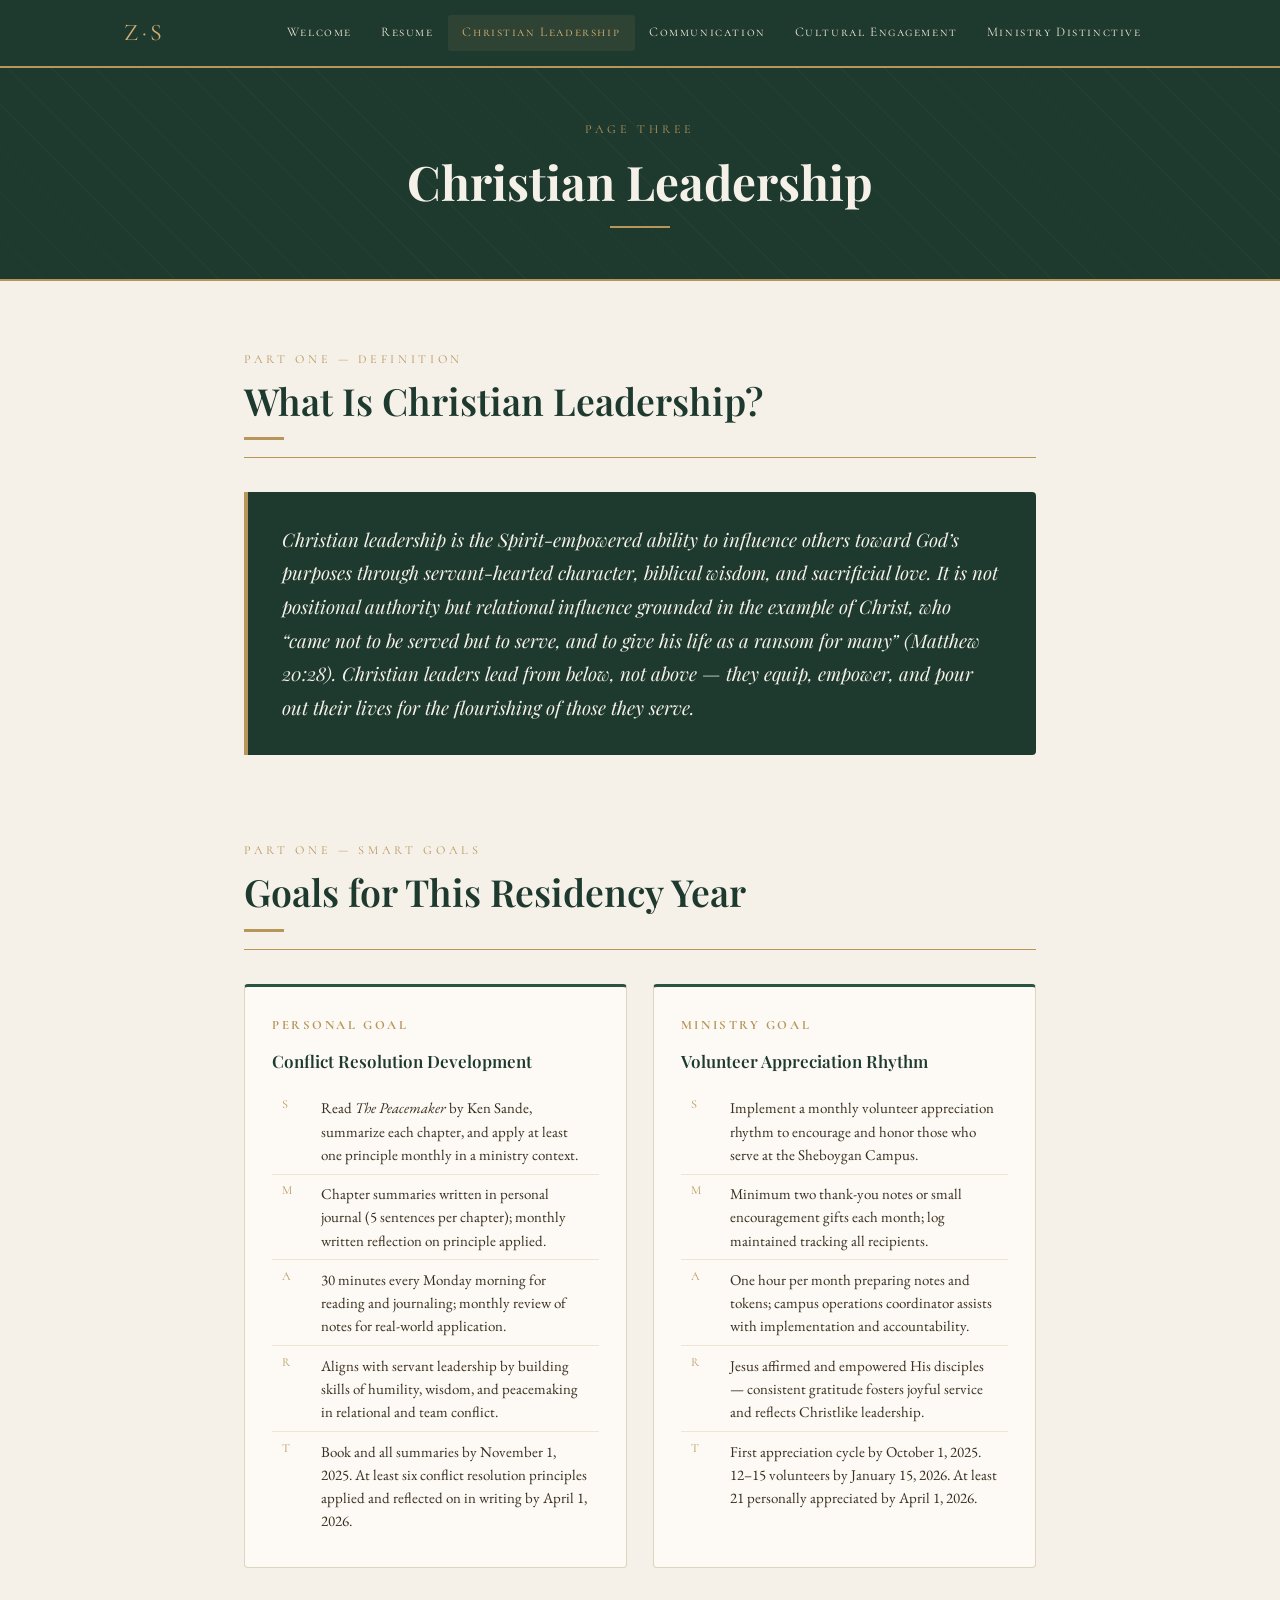
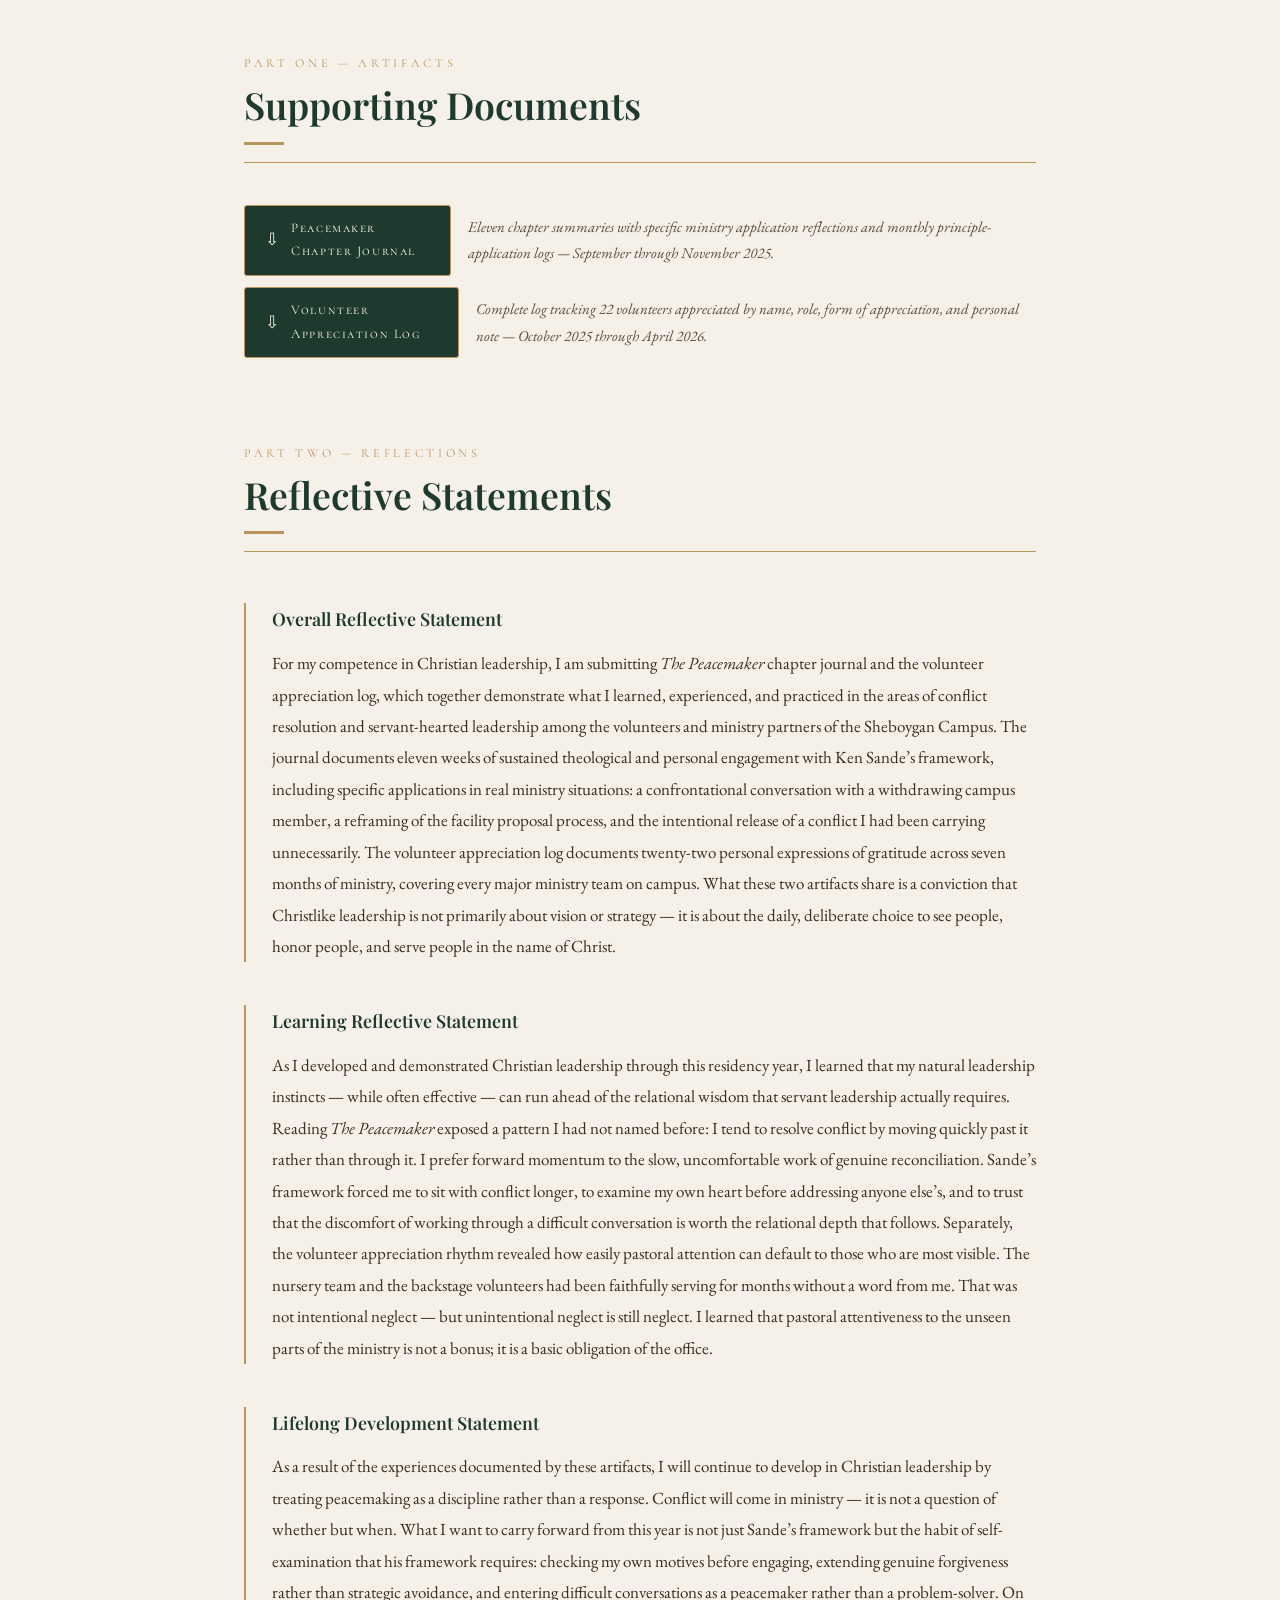
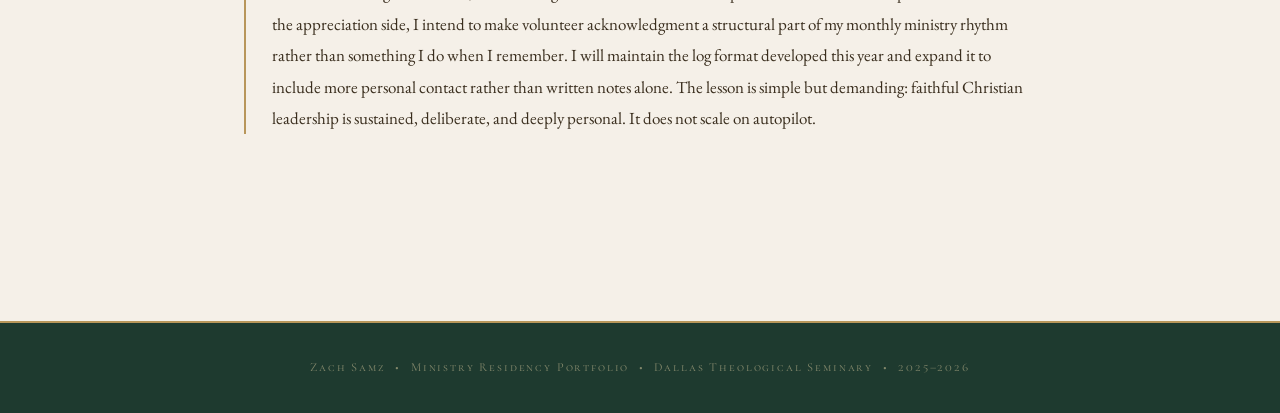
<file: leadership.html>
<!DOCTYPE html>
<html lang="en">
<head>
  <meta charset="UTF-8" />
  <meta name="viewport" content="width=device-width, initial-scale=1.0" />
  <title>Christian Leadership | Zach Samz</title>
  <link rel="preconnect" href="https://fonts.googleapis.com" />
  <link rel="preconnect" href="https://fonts.gstatic.com" crossorigin />
  <link href="https://fonts.googleapis.com/css2?family=Playfair+Display:ital,wght@0,400;0,600;0,700;1,400;1,600&family=EB+Garamond:ital,wght@0,400;0,500;1,400&family=Cormorant+SC:wght@400;600&display=swap" rel="stylesheet" />
  <link rel="stylesheet" href="style.css" />
</head>
<body>
  <nav class="site-nav">
    <div class="nav-inner">
      <a href="index.html" class="nav-brand">Z&middot;S</a>
      <button class="nav-toggle" id="navToggle" aria-label="Menu">&#9776;</button>
      <ul class="nav-links" id="navLinks">
        <li><a href="index.html">Welcome</a></li>
        <li><a href="resume.html">Resume</a></li>
        <li><a href="leadership.html">Christian Leadership</a></li>
        <li><a href="communication.html">Communication</a></li>
        <li><a href="cultural.html">Cultural Engagement</a></li>
        <li><a href="distinctive.html">Ministry Distinctive</a></li>
      </ul>
    </div>
  </nav>

  <div class="page-hero">
    <div class="page-hero-inner">
      <p class="page-hero-eyebrow">Page Three</p>
      <h1 class="page-hero-title">Christian Leadership</h1>
      <div class="page-hero-rule"></div>
    </div>
  </div>

  <main class="page-main">

    <!-- DEFINITION -->
    <section class="content-section fade-in">
      <div class="section-label">Part One &mdash; Definition</div>
      <h2 class="section-title">What Is Christian Leadership?</h2>
      <div class="definition-box">
        <p>Christian leadership is the Spirit-empowered ability to influence others toward God&rsquo;s purposes through servant-hearted character, biblical wisdom, and sacrificial love. It is not positional authority but relational influence grounded in the example of Christ, who &ldquo;came not to be served but to serve, and to give his life as a ransom for many&rdquo; (Matthew 20:28). Christian leaders lead from below, not above &mdash; they equip, empower, and pour out their lives for the flourishing of those they serve.</p>
      </div>
    </section>

    <!-- SMART GOALS -->
    <section class="content-section">
      <div class="section-label">Part One &mdash; SMART Goals</div>
      <h2 class="section-title">Goals for This Residency Year</h2>
      <div class="goals-grid">

        <div class="goal-card">
          <h4>Personal Goal</h4>
          <h3>Conflict Resolution Development</h3>
          <table class="goal-rows">
            <tr><td>S</td><td>Read <em>The Peacemaker</em> by Ken Sande, summarize each chapter, and apply at least one principle monthly in a ministry context.</td></tr>
            <tr><td>M</td><td>Chapter summaries written in personal journal (5 sentences per chapter); monthly written reflection on principle applied.</td></tr>
            <tr><td>A</td><td>30 minutes every Monday morning for reading and journaling; monthly review of notes for real-world application.</td></tr>
            <tr><td>R</td><td>Aligns with servant leadership by building skills of humility, wisdom, and peacemaking in relational and team conflict.</td></tr>
            <tr><td>T</td><td>Book and all summaries by November 1, 2025. At least six conflict resolution principles applied and reflected on in writing by April 1, 2026.</td></tr>
          </table>
        </div>

        <div class="goal-card">
          <h4>Ministry Goal</h4>
          <h3>Volunteer Appreciation Rhythm</h3>
          <table class="goal-rows">
            <tr><td>S</td><td>Implement a monthly volunteer appreciation rhythm to encourage and honor those who serve at the Sheboygan Campus.</td></tr>
            <tr><td>M</td><td>Minimum two thank-you notes or small encouragement gifts each month; log maintained tracking all recipients.</td></tr>
            <tr><td>A</td><td>One hour per month preparing notes and tokens; campus operations coordinator assists with implementation and accountability.</td></tr>
            <tr><td>R</td><td>Jesus affirmed and empowered His disciples &mdash; consistent gratitude fosters joyful service and reflects Christlike leadership.</td></tr>
            <tr><td>T</td><td>First appreciation cycle by October 1, 2025. 12&ndash;15 volunteers by January 15, 2026. At least 21 personally appreciated by April 1, 2026.</td></tr>
          </table>
        </div>

      </div>
    </section>

    <!-- ARTIFACTS -->
    <section class="content-section">
      <div class="section-label">Part One &mdash; Artifacts</div>
      <h2 class="section-title">Supporting Documents</h2>
      <div class="artifacts">
        <ul class="artifact-list">
          <li>
            <a href="docs/Peacemaker_Journal.docx" download><span class="icon">&#8681;</span> Peacemaker Chapter Journal</a>
            <span class="artifact-desc">Eleven chapter summaries with specific ministry application reflections and monthly principle-application logs &mdash; September through November 2025.</span>
          </li>
          <li>
            <a href="docs/Volunteer_Appreciation_Log.docx" download><span class="icon">&#8681;</span> Volunteer Appreciation Log</a>
            <span class="artifact-desc">Complete log tracking 22 volunteers appreciated by name, role, form of appreciation, and personal note &mdash; October 2025 through April 2026.</span>
          </li>
        </ul>
      </div>
    </section>

    <!-- REFLECTIONS -->
    <section class="content-section">
      <div class="section-label">Part Two &mdash; Reflections</div>
      <h2 class="section-title">Reflective Statements</h2>
      <div class="reflections">

        <div class="reflection-block">
          <h3>Overall Reflective Statement</h3>
          <p>For my competence in Christian leadership, I am submitting <em>The Peacemaker</em> chapter journal and the volunteer appreciation log, which together demonstrate what I learned, experienced, and practiced in the areas of conflict resolution and servant-hearted leadership among the volunteers and ministry partners of the Sheboygan Campus. The journal documents eleven weeks of sustained theological and personal engagement with Ken Sande&rsquo;s framework, including specific applications in real ministry situations: a confrontational conversation with a withdrawing campus member, a reframing of the facility proposal process, and the intentional release of a conflict I had been carrying unnecessarily. The volunteer appreciation log documents twenty-two personal expressions of gratitude across seven months of ministry, covering every major ministry team on campus. What these two artifacts share is a conviction that Christlike leadership is not primarily about vision or strategy &mdash; it is about the daily, deliberate choice to see people, honor people, and serve people in the name of Christ.</p>
        </div>

        <div class="reflection-block">
          <h3>Learning Reflective Statement</h3>
          <p>As I developed and demonstrated Christian leadership through this residency year, I learned that my natural leadership instincts &mdash; while often effective &mdash; can run ahead of the relational wisdom that servant leadership actually requires. Reading <em>The Peacemaker</em> exposed a pattern I had not named before: I tend to resolve conflict by moving quickly past it rather than through it. I prefer forward momentum to the slow, uncomfortable work of genuine reconciliation. Sande&rsquo;s framework forced me to sit with conflict longer, to examine my own heart before addressing anyone else&rsquo;s, and to trust that the discomfort of working through a difficult conversation is worth the relational depth that follows. Separately, the volunteer appreciation rhythm revealed how easily pastoral attention can default to those who are most visible. The nursery team and the backstage volunteers had been faithfully serving for months without a word from me. That was not intentional neglect &mdash; but unintentional neglect is still neglect. I learned that pastoral attentiveness to the unseen parts of the ministry is not a bonus; it is a basic obligation of the office.</p>
        </div>

        <div class="reflection-block">
          <h3>Lifelong Development Statement</h3>
          <p>As a result of the experiences documented by these artifacts, I will continue to develop in Christian leadership by treating peacemaking as a discipline rather than a response. Conflict will come in ministry &mdash; it is not a question of whether but when. What I want to carry forward from this year is not just Sande&rsquo;s framework but the habit of self-examination that his framework requires: checking my own motives before engaging, extending genuine forgiveness rather than strategic avoidance, and entering difficult conversations as a peacemaker rather than a problem-solver. On the appreciation side, I intend to make volunteer acknowledgment a structural part of my monthly ministry rhythm rather than something I do when I remember. I will maintain the log format developed this year and expand it to include more personal contact rather than written notes alone. The lesson is simple but demanding: faithful Christian leadership is sustained, deliberate, and deeply personal. It does not scale on autopilot.</p>
        </div>

      </div>
    </section>

  </main>

  <footer class="site-footer">
    <p>Zach Samz &nbsp;&bull;&nbsp; Ministry Residency Portfolio &nbsp;&bull;&nbsp; Dallas Theological Seminary &nbsp;&bull;&nbsp; 2025&ndash;2026</p>
  </footer>
  <script src="nav.js"></script>
</body>
</html>
</file>
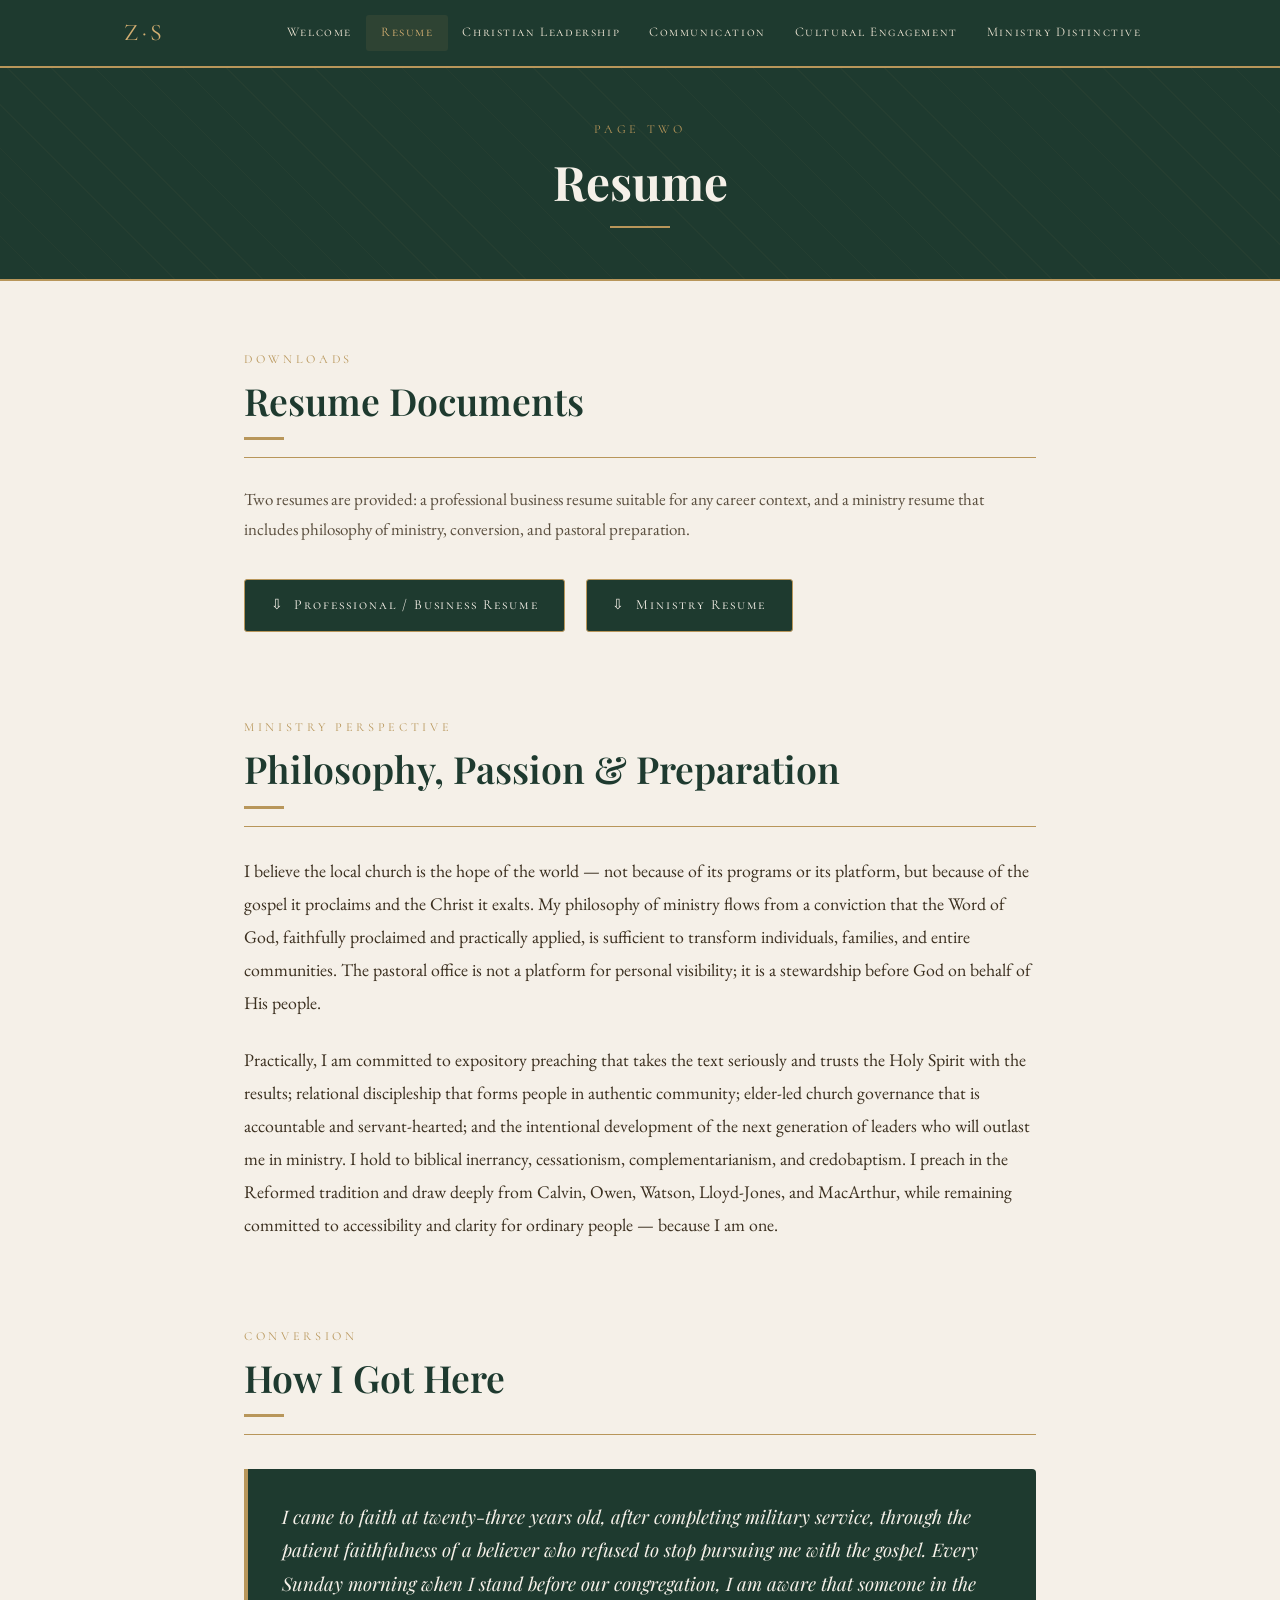
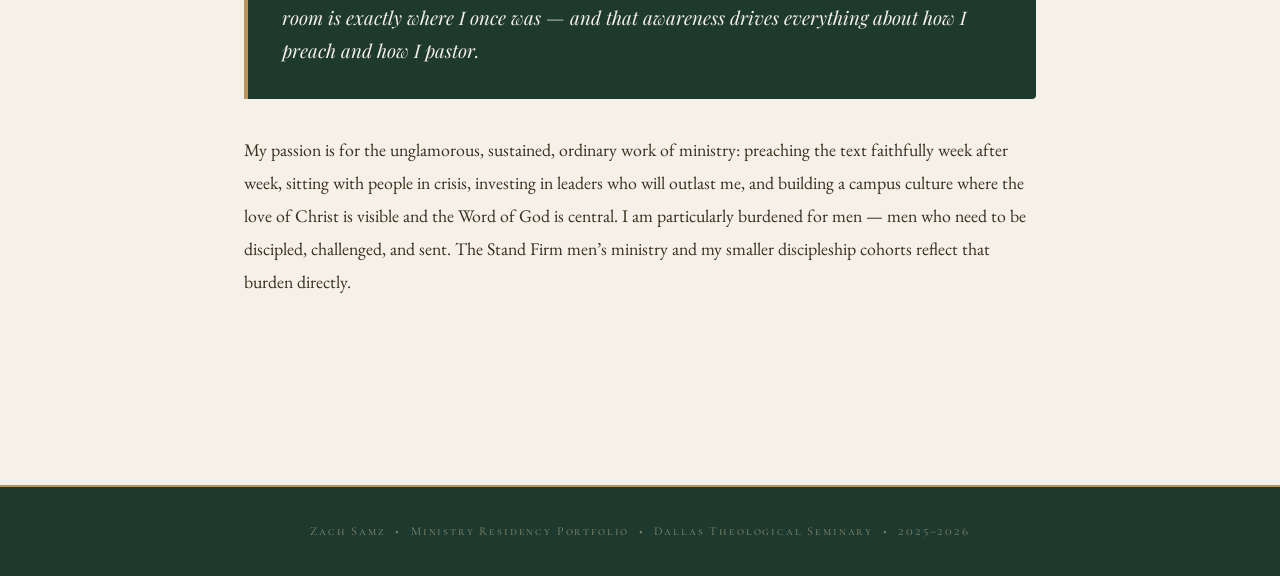
<file: resume.html>
<!DOCTYPE html>
<html lang="en">
<head>
  <meta charset="UTF-8" />
  <meta name="viewport" content="width=device-width, initial-scale=1.0" />
  <title>Resume | Zach Samz</title>
  <link rel="preconnect" href="https://fonts.googleapis.com" />
  <link rel="preconnect" href="https://fonts.gstatic.com" crossorigin />
  <link href="https://fonts.googleapis.com/css2?family=Playfair+Display:ital,wght@0,400;0,600;0,700;1,400;1,600&family=EB+Garamond:ital,wght@0,400;0,500;1,400&family=Cormorant+SC:wght@400;600&display=swap" rel="stylesheet" />
  <link rel="stylesheet" href="style.css" />
</head>
<body>
  <nav class="site-nav">
    <div class="nav-inner">
      <a href="index.html" class="nav-brand">Z&middot;S</a>
      <button class="nav-toggle" id="navToggle" aria-label="Menu">&#9776;</button>
      <ul class="nav-links" id="navLinks">
        <li><a href="index.html">Welcome</a></li>
        <li><a href="resume.html">Resume</a></li>
        <li><a href="leadership.html">Christian Leadership</a></li>
        <li><a href="communication.html">Communication</a></li>
        <li><a href="cultural.html">Cultural Engagement</a></li>
        <li><a href="distinctive.html">Ministry Distinctive</a></li>
      </ul>
    </div>
  </nav>

  <div class="page-hero">
    <div class="page-hero-inner">
      <p class="page-hero-eyebrow">Page Two</p>
      <h1 class="page-hero-title">Resume</h1>
      <div class="page-hero-rule"></div>
    </div>
  </div>

  <main class="page-main">

    <section class="content-section fade-in">
      <div class="section-label">Downloads</div>
      <h2 class="section-title">Resume Documents</h2>
      <p style="font-size:1rem; color:var(--ink-muted); margin-bottom:1.5rem;">Two resumes are provided: a professional business resume suitable for any career context, and a ministry resume that includes philosophy of ministry, conversion, and pastoral preparation.</p>
      <div class="resume-download-row">
        <a class="resume-btn" href="docs/Business_Resume.docx" download>&#8681; &nbsp;Professional / Business Resume</a>
        <a class="resume-btn" href="docs/Ministry_Resume.docx" download>&#8681; &nbsp;Ministry Resume</a>
      </div>
    </section>

    <section class="content-section">
      <div class="section-label">Ministry Perspective</div>
      <h2 class="section-title">Philosophy, Passion &amp; Preparation</h2>
      <div class="prose">
        <p>I believe the local church is the hope of the world &mdash; not because of its programs or its platform, but because of the gospel it proclaims and the Christ it exalts. My philosophy of ministry flows from a conviction that the Word of God, faithfully proclaimed and practically applied, is sufficient to transform individuals, families, and entire communities. The pastoral office is not a platform for personal visibility; it is a stewardship before God on behalf of His people.</p>
        <p>Practically, I am committed to expository preaching that takes the text seriously and trusts the Holy Spirit with the results; relational discipleship that forms people in authentic community; elder-led church governance that is accountable and servant-hearted; and the intentional development of the next generation of leaders who will outlast me in ministry. I hold to biblical inerrancy, cessationism, complementarianism, and credobaptism. I preach in the Reformed tradition and draw deeply from Calvin, Owen, Watson, Lloyd-Jones, and MacArthur, while remaining committed to accessibility and clarity for ordinary people &mdash; because I am one.</p>
      </div>
    </section>

    <section class="content-section">
      <div class="section-label">Conversion</div>
      <h2 class="section-title">How I Got Here</h2>
      <div class="definition-box">
        <p>I came to faith at twenty-three years old, after completing military service, through the patient faithfulness of a believer who refused to stop pursuing me with the gospel. Every Sunday morning when I stand before our congregation, I am aware that someone in the room is exactly where I once was &mdash; and that awareness drives everything about how I preach and how I pastor.</p>
      </div>
      <div class="prose">
        <p>My passion is for the unglamorous, sustained, ordinary work of ministry: preaching the text faithfully week after week, sitting with people in crisis, investing in leaders who will outlast me, and building a campus culture where the love of Christ is visible and the Word of God is central. I am particularly burdened for men &mdash; men who need to be discipled, challenged, and sent. The Stand Firm men&rsquo;s ministry and my smaller discipleship cohorts reflect that burden directly.</p>
      </div>
    </section>

  </main>

  <footer class="site-footer">
    <p>Zach Samz &nbsp;&bull;&nbsp; Ministry Residency Portfolio &nbsp;&bull;&nbsp; Dallas Theological Seminary &nbsp;&bull;&nbsp; 2025&ndash;2026</p>
  </footer>
  <script src="nav.js"></script>
</body>
</html>
</file>
<file: style.css>
/* ============================================================
   ZACH SAMZ MINISTRY PORTFOLIO
   Aesthetic: Spurgeon Library — deep green, walnut, brass, cream
   ============================================================ */

:root {
  --green-deep:    #1e3a2f;
  --green-mid:     #2c5240;
  --green-light:   #3a6b52;
  --green-muted:   #4a7a61;
  --brass:         #b8965a;
  --brass-light:   #d4af72;
  --brass-pale:    #e8d5a8;
  --walnut:        #4a2e1a;
  --walnut-light:  #6b4226;
  --cream:         #f5f0e8;
  --cream-dark:    #ede5d4;
  --cream-darker:  #dfd4be;
  --ink:           #1a1208;
  --ink-light:     #3a2e1e;
  --ink-muted:     #5a4e3e;
  --white:         #fdfaf5;

  --font-display:  'Playfair Display', Georgia, serif;
  --font-body:     'EB Garamond', Georgia, serif;
  --font-sc:       'Cormorant SC', Georgia, serif;

  --nav-h:         68px;
  --max-w:         860px;
  --section-gap:   5rem;
}

/* ── RESET ─────────────────────────────────────────────── */
*, *::before, *::after { box-sizing: border-box; margin: 0; padding: 0; }
html { scroll-behavior: smooth; font-size: 17px; }
body {
  background: var(--cream);
  color: var(--ink);
  font-family: var(--font-body);
  line-height: 1.75;
  min-height: 100vh;
}
a { color: var(--green-mid); text-decoration: none; }
a:hover { color: var(--brass); }
img { max-width: 100%; display: block; }

/* ── NAVIGATION ─────────────────────────────────────────── */
.site-nav {
  position: fixed; top: 0; left: 0; right: 0; z-index: 100;
  background: var(--green-deep);
  border-bottom: 2px solid var(--brass);
  height: var(--nav-h);
}
.nav-inner {
  max-width: 1100px; margin: 0 auto;
  padding: 0 2rem;
  height: 100%;
  display: flex; align-items: center; justify-content: space-between;
}
.nav-brand {
  font-family: var(--font-sc);
  font-size: 1.4rem;
  color: var(--brass-light);
  letter-spacing: 0.15em;
  flex-shrink: 0;
}
.nav-brand:hover { color: var(--brass-pale); }
.nav-links {
  list-style: none;
  display: flex; gap: 0;
}
.nav-links li a {
  display: block;
  padding: 0.4rem 0.85rem;
  font-family: var(--font-sc);
  font-size: 0.78rem;
  letter-spacing: 0.12em;
  color: var(--cream-dark);
  transition: color 0.2s, background 0.2s;
  border-radius: 3px;
}
.nav-links li a:hover,
.nav-links li a.active {
  color: var(--brass-light);
  background: rgba(184,150,90,0.1);
}
.nav-toggle {
  display: none;
  background: none; border: none;
  color: var(--brass-light);
  font-size: 1.4rem; cursor: pointer;
}

/* ── HERO ───────────────────────────────────────────────── */
.hero {
  position: relative;
  margin-top: var(--nav-h);
  min-height: 460px;
  background: var(--green-deep);
  display: flex; align-items: center; justify-content: center;
  overflow: hidden;
}
.hero-texture {
  position: absolute; inset: 0;
  background:
    repeating-linear-gradient(
      45deg,
      transparent,
      transparent 40px,
      rgba(184,150,90,0.03) 40px,
      rgba(184,150,90,0.03) 41px
    ),
    repeating-linear-gradient(
      -45deg,
      transparent,
      transparent 40px,
      rgba(184,150,90,0.03) 40px,
      rgba(184,150,90,0.03) 41px
    );
}
.hero::before {
  content: '';
  position: absolute; inset: 0;
  background: radial-gradient(ellipse at center, rgba(44,82,64,0.4) 0%, rgba(30,58,47,0.9) 70%);
}
.hero-inner {
  position: relative; z-index: 2;
  text-align: center;
  padding: 4rem 2rem;
  animation: fadeUp 0.9s ease both;
}
.hero-eyebrow {
  font-family: var(--font-sc);
  font-size: 0.8rem;
  letter-spacing: 0.25em;
  color: var(--brass);
  text-transform: uppercase;
  margin-bottom: 1.2rem;
}
.hero-name {
  font-family: var(--font-display);
  font-size: clamp(2.8rem, 6vw, 4.8rem);
  font-weight: 700;
  color: var(--cream);
  line-height: 1.1;
  letter-spacing: 0.02em;
}
.hero-rule {
  width: 80px; height: 2px;
  background: var(--brass);
  margin: 1.4rem auto;
}
.hero-title {
  font-family: var(--font-display);
  font-style: italic;
  font-size: 1.15rem;
  color: var(--brass-pale);
  margin-bottom: 0.6rem;
}
.hero-sub {
  font-family: var(--font-sc);
  font-size: 0.78rem;
  letter-spacing: 0.15em;
  color: var(--green-muted);
  color: rgba(232,213,168,0.6);
}
.hero-scroll {
  position: absolute; bottom: 1.5rem; left: 50%; transform: translateX(-50%);
  color: var(--brass);
  font-size: 1.2rem;
  animation: bob 2s ease-in-out infinite;
  z-index: 2;
}

/* ── PAGE MAIN ──────────────────────────────────────────── */
.page-main {
  max-width: var(--max-w);
  margin: 0 auto;
  padding: 4rem 2rem 6rem;
}

/* ── SECTION STRUCTURE ──────────────────────────────────── */
.content-section {
  margin-bottom: var(--section-gap);
}
.section-label {
  font-family: var(--font-sc);
  font-size: 0.72rem;
  letter-spacing: 0.3em;
  color: var(--brass);
  text-transform: uppercase;
  margin-bottom: 0.5rem;
}
.section-title {
  font-family: var(--font-display);
  font-size: clamp(1.6rem, 3vw, 2.2rem);
  font-weight: 600;
  color: var(--green-deep);
  line-height: 1.2;
  margin-bottom: 1.6rem;
  padding-bottom: 1rem;
  border-bottom: 1px solid var(--brass);
}
.section-title::after {
  content: '';
  display: block;
  width: 40px; height: 3px;
  background: var(--brass);
  margin-top: 0.8rem;
}

/* ── PROSE ──────────────────────────────────────────────── */
.prose p {
  font-size: 1.05rem;
  line-height: 1.85;
  color: var(--ink-light);
  margin-bottom: 1.4rem;
}
.prose p:last-child { margin-bottom: 0; }

/* ── DEFINITION BOX ─────────────────────────────────────── */
.definition-box {
  background: var(--green-deep);
  border-left: 4px solid var(--brass);
  border-radius: 0 4px 4px 0;
  padding: 1.8rem 2rem;
  margin: 2rem 0;
}
.definition-box p {
  font-family: var(--font-display);
  font-style: italic;
  font-size: 1.1rem;
  line-height: 1.8;
  color: var(--cream);
  margin: 0;
}

/* ── SMART GOALS ────────────────────────────────────────── */
.goals-grid {
  display: grid;
  grid-template-columns: 1fr 1fr;
  gap: 1.5rem;
  margin: 2rem 0;
}
.goal-card {
  background: var(--white);
  border: 1px solid var(--cream-darker);
  border-top: 3px solid var(--green-mid);
  border-radius: 4px;
  padding: 1.6rem;
}
.goal-card h4 {
  font-family: var(--font-sc);
  font-size: 0.75rem;
  letter-spacing: 0.2em;
  color: var(--brass);
  text-transform: uppercase;
  margin-bottom: 0.8rem;
}
.goal-card h3 {
  font-family: var(--font-display);
  font-size: 1rem;
  font-weight: 600;
  color: var(--green-deep);
  margin-bottom: 1rem;
  line-height: 1.3;
}
.goal-rows { width: 100%; border-collapse: collapse; }
.goal-rows td {
  font-size: 0.88rem;
  line-height: 1.55;
  padding: 0.45rem 0.6rem;
  vertical-align: top;
  border-bottom: 1px solid var(--cream-dark);
  color: var(--ink-light);
}
.goal-rows td:first-child {
  font-family: var(--font-sc);
  font-size: 0.72rem;
  letter-spacing: 0.1em;
  color: var(--brass);
  white-space: nowrap;
  padding-right: 1rem;
  width: 28px;
}
.goal-rows tr:last-child td { border-bottom: none; }

/* ── ARTIFACTS ──────────────────────────────────────────── */
.artifacts {
  margin: 2.5rem 0;
}
.artifacts h3 {
  font-family: var(--font-sc);
  font-size: 0.75rem;
  letter-spacing: 0.25em;
  color: var(--brass);
  text-transform: uppercase;
  margin-bottom: 1rem;
}
.artifact-list { list-style: none; display: flex; flex-direction: column; gap: 0.7rem; }
.artifact-list li {
  display: flex; align-items: center; gap: 1rem;
}
.artifact-list a {
  display: inline-flex; align-items: center; gap: 0.6rem;
  background: var(--green-deep);
  color: var(--cream);
  border: 1px solid var(--brass);
  padding: 0.65rem 1.2rem;
  border-radius: 3px;
  font-family: var(--font-sc);
  font-size: 0.78rem;
  letter-spacing: 0.12em;
  transition: background 0.2s, color 0.2s;
  text-decoration: none;
}
.artifact-list a:hover {
  background: var(--brass);
  color: var(--green-deep);
  border-color: var(--brass);
}
.artifact-list a .icon { font-size: 1rem; }
.artifact-desc {
  font-size: 0.88rem;
  color: var(--ink-muted);
  font-style: italic;
}

/* ── REFLECTIONS ────────────────────────────────────────── */
.reflections { margin-top: 3rem; }
.reflection-block {
  margin-bottom: 2.5rem;
  padding-left: 1.5rem;
  border-left: 2px solid var(--brass);
}
.reflection-block h3 {
  font-family: var(--font-display);
  font-size: 1.05rem;
  font-weight: 600;
  color: var(--green-deep);
  margin-bottom: 0.8rem;
}
.reflection-block p {
  font-size: 1rem;
  line-height: 1.85;
  color: var(--ink-light);
}

/* ── RESUME PAGE ────────────────────────────────────────── */
.resume-download-row {
  display: flex; gap: 1.2rem; flex-wrap: wrap;
  margin: 2rem 0 3rem;
}
.resume-btn {
  display: inline-flex; align-items: center; gap: 0.6rem;
  background: var(--green-deep);
  color: var(--cream);
  border: 1px solid var(--brass);
  padding: 0.8rem 1.5rem;
  border-radius: 3px;
  font-family: var(--font-sc);
  font-size: 0.82rem;
  letter-spacing: 0.14em;
  transition: background 0.2s, color 0.2s;
  cursor: pointer;
}
.resume-btn:hover {
  background: var(--brass);
  color: var(--green-deep);
}

/* ── PHOTO PLACEHOLDER ──────────────────────────────────── */
.photo-block {
  display: flex; align-items: flex-start; gap: 2.5rem;
  margin-bottom: 2.5rem;
}
.photo-placeholder {
  flex-shrink: 0;
  width: 160px; height: 190px;
  background: var(--green-deep);
  border: 2px solid var(--brass);
  border-radius: 4px;
  display: flex; flex-direction: column;
  align-items: center; justify-content: center;
  gap: 0.5rem;
}
.photo-placeholder span:first-child { font-size: 2.5rem; }
.photo-placeholder span:last-child {
  font-family: var(--font-sc);
  font-size: 0.65rem;
  letter-spacing: 0.15em;
  color: var(--brass);
  text-align: center;
  padding: 0 0.5rem;
}
.photo-caption {
  font-size: 0.9rem;
  color: var(--ink-muted);
  font-style: italic;
  margin-top: 0.5rem;
}

/* ── PAGE HERO (inner pages) ────────────────────────────── */
.page-hero {
  margin-top: var(--nav-h);
  background: var(--green-deep);
  padding: 3rem 2rem;
  text-align: center;
  border-bottom: 2px solid var(--brass);
  position: relative;
  overflow: hidden;
}
.page-hero::before {
  content: '';
  position: absolute; inset: 0;
  background: repeating-linear-gradient(
    45deg, transparent, transparent 30px,
    rgba(184,150,90,0.04) 30px, rgba(184,150,90,0.04) 31px
  );
}
.page-hero-inner { position: relative; z-index: 1; }
.page-hero-eyebrow {
  font-family: var(--font-sc);
  font-size: 0.72rem;
  letter-spacing: 0.3em;
  color: var(--brass);
  text-transform: uppercase;
  margin-bottom: 0.8rem;
}
.page-hero-title {
  font-family: var(--font-display);
  font-size: clamp(1.8rem, 4vw, 2.8rem);
  font-weight: 700;
  color: var(--cream);
  line-height: 1.15;
}
.page-hero-rule {
  width: 60px; height: 2px;
  background: var(--brass);
  margin: 1rem auto 0;
}

/* ── FOOTER ─────────────────────────────────────────────── */
.site-footer {
  background: var(--green-deep);
  border-top: 2px solid var(--brass);
  padding: 2rem;
  text-align: center;
}
.site-footer p {
  font-family: var(--font-sc);
  font-size: 0.72rem;
  letter-spacing: 0.15em;
  color: rgba(232,213,168,0.5);
}

/* ── SCRIPTURE PULL ─────────────────────────────────────── */
.scripture {
  text-align: center;
  margin: 3rem 0;
  padding: 2rem;
}
.scripture blockquote {
  font-family: var(--font-display);
  font-style: italic;
  font-size: 1.2rem;
  color: var(--green-mid);
  line-height: 1.7;
  max-width: 600px;
  margin: 0 auto 0.6rem;
}
.scripture cite {
  font-family: var(--font-sc);
  font-size: 0.78rem;
  letter-spacing: 0.15em;
  color: var(--brass);
}

/* ── DIVIDER ────────────────────────────────────────────── */
.ornament {
  text-align: center;
  margin: 3rem 0;
  color: var(--brass);
  font-size: 1.2rem;
  letter-spacing: 0.5em;
  opacity: 0.6;
}

/* ── ANIMATIONS ─────────────────────────────────────────── */
@keyframes fadeUp {
  from { opacity: 0; transform: translateY(24px); }
  to   { opacity: 1; transform: translateY(0); }
}
@keyframes bob {
  0%, 100% { transform: translateX(-50%) translateY(0); }
  50%       { transform: translateX(-50%) translateY(6px); }
}
.fade-in {
  animation: fadeUp 0.7s ease both;
}

/* ── RESPONSIVE ─────────────────────────────────────────── */
@media (max-width: 720px) {
  .nav-links { display: none; flex-direction: column; position: absolute;
    top: var(--nav-h); left: 0; right: 0;
    background: var(--green-deep);
    border-bottom: 2px solid var(--brass);
    padding: 1rem 0; }
  .nav-links.open { display: flex; }
  .nav-links li a { padding: 0.7rem 2rem; font-size: 0.85rem; }
  .nav-toggle { display: block; }
  .goals-grid { grid-template-columns: 1fr; }
  .photo-block { flex-direction: column; }
  .resume-download-row { flex-direction: column; }
}

/* ── NAV CARDS (Welcome page) ───────────────────────────── */
.nav-card {
  transition: border-color 0.2s, transform 0.15s, box-shadow 0.2s;
}
.nav-card:hover {
  border-top-color: var(--brass);
  transform: translateY(-2px);
  box-shadow: 0 4px 16px rgba(30,58,47,0.1);
}
</file>
